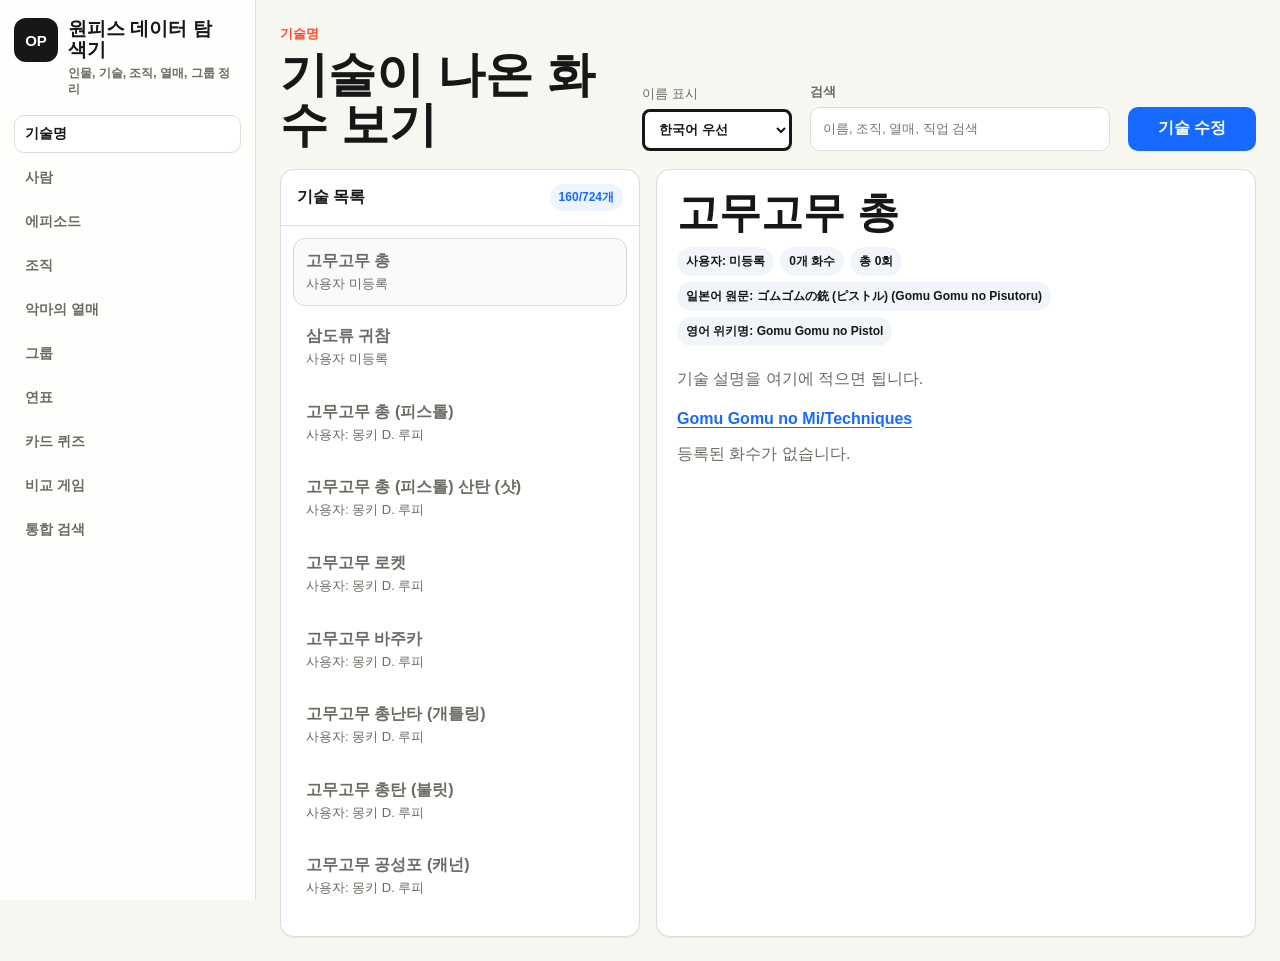
<file: index.html>
<!doctype html>
<html lang="ko">
  <head>
    <meta charset="UTF-8" />
    <meta name="viewport" content="width=device-width, initial-scale=1.0" />
    <title>원피스 데이터 탐색기</title>
    <link rel="stylesheet" href="./styles.css" />
  </head>
  <body>
    <div class="app">
      <aside class="sidebar">
        <div class="brand">
          <span class="brand-mark">OP</span>
          <div>
            <h1>원피스 데이터 탐색기</h1>
            <p>인물, 기술, 조직, 열매, 그룹 정리</p>
          </div>
        </div>

        <nav class="tabs" aria-label="카테고리">
          <button class="tab active" data-view="techniques" type="button">기술명</button>
          <button class="tab" data-view="people" type="button">사람</button>
          <button class="tab" data-view="episodes" type="button">에피소드</button>
          <button class="tab" data-view="organizations" type="button">조직</button>
          <button class="tab" data-view="devilFruits" type="button">악마의 열매</button>
          <button class="tab" data-view="groups" type="button">그룹</button>
          <button class="tab" data-view="timelines" type="button">연표</button>
          <button class="tab" data-view="quiz" type="button">카드 퀴즈</button>
          <button class="tab" data-view="compare" type="button">비교 게임</button>
          <button class="tab" data-view="search" type="button">통합 검색</button>
        </nav>
      </aside>

      <main class="main">
        <header class="toolbar">
          <div>
            <p class="eyebrow" id="viewLabel">기술명</p>
            <h2 id="viewTitle">기술이 나온 화수 보기</h2>
          </div>
          <label class="mobile-view-switcher">
            <span>카테고리</span>
            <select id="mobileViewSelect">
              <option value="techniques">기술명</option>
              <option value="people">사람</option>
              <option value="episodes">에피소드</option>
              <option value="organizations">조직</option>
              <option value="devilFruits">악마의 열매</option>
              <option value="groups">그룹</option>
              <option value="timelines">연표</option>
              <option value="quiz">카드 퀴즈</option>
              <option value="compare">비교 게임</option>
              <option value="search">통합 검색</option>
            </select>
          </label>
          <label class="name-mode-toggle">
            <span>이름 표시</span>
            <select id="nameModeSelect">
              <option value="ko">한국어 우선</option>
              <option value="ja">일본어 우선</option>
            </select>
          </label>
          <label class="search" id="searchBox">
            <span>검색</span>
            <input id="searchInput" type="search" placeholder="이름, 조직, 열매, 직업 검색" />
          </label>
          <button class="primary view-edit-button hidden" id="viewEditButton" type="button">현재 탭 수정</button>
        </header>

        <section class="workspace" id="browseWorkspace">
          <section class="list-pane" aria-label="목록">
            <div class="pane-head">
              <h3 id="listTitle">기술 목록</h3>
              <span id="countBadge">0개</span>
            </div>
            <div class="range-controls hidden" id="rangeControls">
              <button type="button" data-range="all" class="range active">전체</button>
              <button type="button" data-range="low" class="range">낮은 순</button>
              <button type="button" data-range="high" class="range">높은 순</button>
            </div>
            <label class="sort-controls hidden" id="personSortControls">
              <span>정렬</span>
              <select id="personSortSelect">
                <option value="appearance">등장순</option>
                <option value="id">고유 ID 순</option>
                <option value="name">이름순</option>
                <option value="height">키</option>
                <option value="birthday">생일</option>
                <option value="bounty">현상금</option>
                <option value="age">나이</option>
              </select>
            </label>
            <label class="sort-controls hidden" id="personBrowseControls">
              <span>둘러보기</span>
              <select id="personBrowseSelect">
                <option value="all">전체 인물</option>
                <option value="job">직업별</option>
                <option value="bloodType">혈액형별</option>
                <option value="origin">출신지별</option>
              </select>
            </label>
            <div class="stat-sort-controls hidden" id="statSortControls">
              <span id="statSortLabel">키 정렬 방향</span>
              <div class="stat-direction-controls">
                <button class="range active" type="button" data-stat-direction="asc">오름차순</button>
                <button class="range" type="button" data-stat-direction="desc">내림차순</button>
              </div>
            </div>
            <div class="item-list" id="itemList"></div>
          </section>

          <section class="detail-pane" aria-label="상세 내용">
            <div class="empty-state" id="emptyState">
              <strong>왼쪽 목록에서 항목을 선택하세요.</strong>
              <span>선택한 카테고리의 상세 내용이 여기에 표시됩니다.</span>
            </div>
            <div class="detail hidden" id="detail"></div>
          </section>
        </section>

        <section class="editor hidden" id="editorWorkspace" aria-label="현재 탭 수정 화면">
          <div class="editor-context-bar">
            <div>
              <p class="eyebrow">현재 탭에서 바로 수정</p>
              <h3 id="editorContextTitle">데이터 수정</h3>
            </div>
            <div class="editor-context-actions">
              <div class="editor-context-tools" id="editorContextTools"></div>
              <button class="sub-card" id="closeEditorButton" type="button">목록으로 돌아가기</button>
            </div>
          </div>
          <div class="editor-body" id="editorBody"></div>
        </section>
      </main>
    </div>

    <nav class="bottom-nav" aria-label="빠른 이동">
      <button class="bottom-nav-button" data-mobile-nav="people" type="button"><span>사람</span></button>
      <button class="bottom-nav-button" data-mobile-nav="episodes" type="button"><span>화수</span></button>
      <button class="bottom-nav-button" data-mobile-nav="techniques" type="button"><span>기술</span></button>
      <button class="bottom-nav-button" data-mobile-nav="search" type="button"><span>검색</span></button>
      <button class="bottom-nav-button" data-mobile-nav="quiz" type="button"><span>퀴즈</span></button>
    </nav>

    <script src="./data.js"></script>
    <script src="./app.js"></script>
  </body>
</html>
</file>
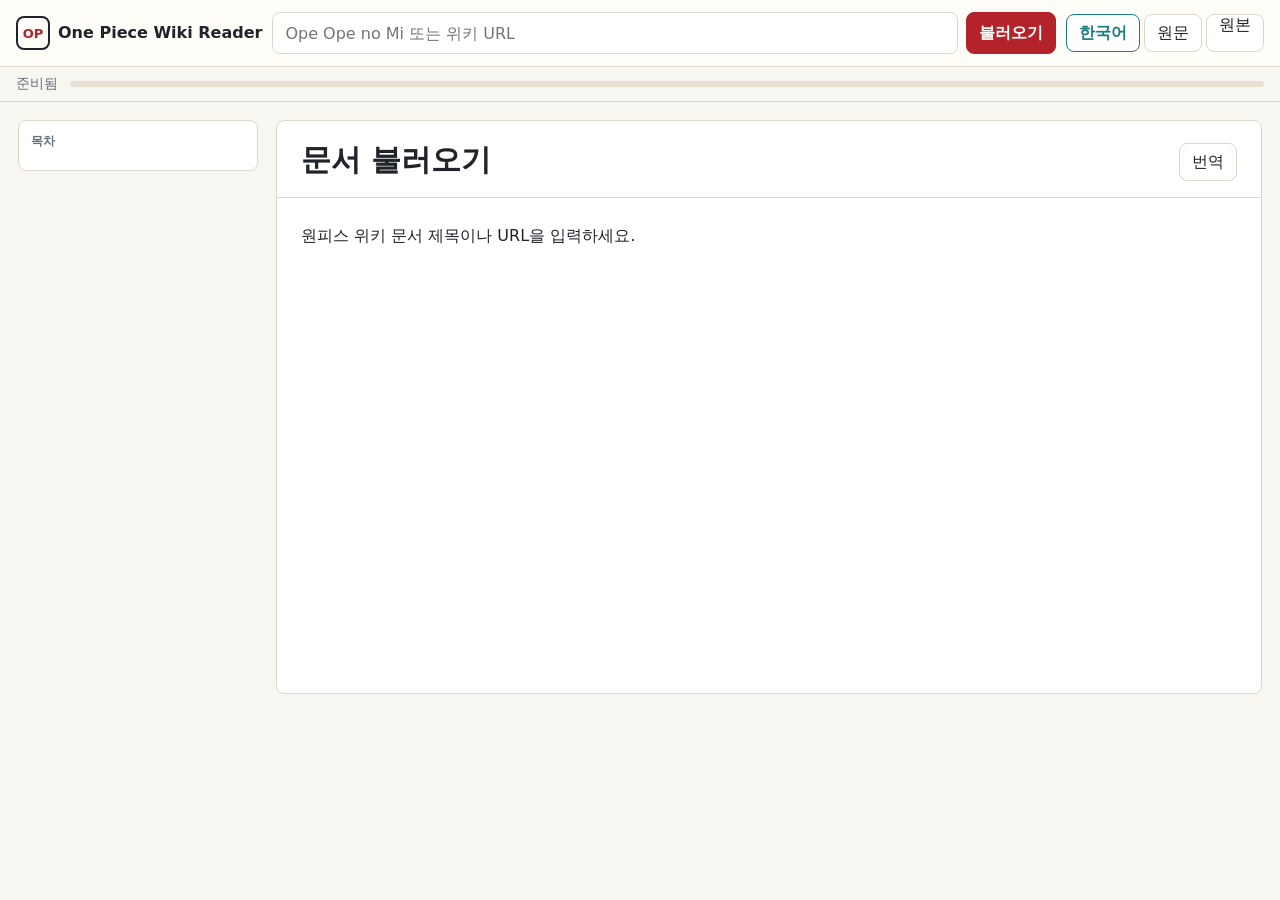
<file: wiki-reader/index.html>
<!doctype html>
<html lang="ko">
<meta charset="utf-8">
<meta name="viewport" content="width=device-width,initial-scale=1">
<title>One Piece Wiki Reader</title>
<style>
:root{--bg:#f7f6f1;--paper:#fff;--ink:#20242a;--muted:#66707a;--line:#ddd8cc;--red:#b4232a;--teal:#1a7b82;--gold:#c79a33}
*{box-sizing:border-box}body{margin:0;background:var(--bg);color:var(--ink);font-family:system-ui,-apple-system,"Segoe UI",sans-serif}button,input{font:inherit}button{cursor:pointer}
header{position:sticky;top:0;z-index:2;display:grid;grid-template-columns:max-content minmax(0,1fr) max-content;gap:10px;align-items:center;padding:12px 16px;border-bottom:1px solid var(--line);background:rgba(255,253,248,.96);backdrop-filter:blur(14px)}
.brand{font-weight:800;white-space:nowrap}.brand b{display:inline-grid;place-items:center;width:34px;height:34px;margin-right:8px;border:2px solid var(--ink);border-radius:8px;color:var(--red);font-size:13px}
form{display:grid;grid-template-columns:minmax(0,1fr) max-content;gap:8px}input{height:42px;min-width:0;padding:0 12px;border:1px solid var(--line);border-radius:8px;background:#fff;color:var(--ink)}button,.src{min-height:38px;border:1px solid var(--line);border-radius:8px;background:#fff;color:var(--ink);padding:0 12px;text-decoration:none}.go{background:var(--red);border-color:var(--red);color:#fff;font-weight:700}.seg{display:inline-flex;gap:4px;align-items:center}.seg button.on{border-color:var(--teal);color:var(--teal);font-weight:700}
.status{display:grid;grid-template-columns:max-content 1fr;gap:12px;align-items:center;padding:8px 16px;border-bottom:1px solid var(--line);color:var(--muted);font-size:14px}.bar{height:6px;border-radius:999px;background:#e8e2d6;overflow:hidden}.fill{height:100%;width:0;background:linear-gradient(90deg,var(--red),var(--gold),var(--teal));transition:width 160ms ease}
main{display:grid;grid-template-columns:240px minmax(0,1fr);gap:18px;width:min(1280px,100%);margin:0 auto;padding:18px}.toc,.article{border:1px solid var(--line);border-radius:8px;background:var(--paper)}.toc{position:sticky;top:104px;align-self:start;max-height:calc(100vh - 122px);overflow:auto;padding:12px}.toc h2{margin:0 0 8px;color:var(--muted);font-size:12px;text-transform:uppercase}.toc a{display:block;padding:7px 8px;border-radius:6px;color:var(--ink);font-size:14px;line-height:1.3;text-decoration:none}.toc a[data-l="3"]{padding-left:18px;color:var(--muted)}.toc a:hover{background:#eee8da}
.head{display:grid;grid-template-columns:minmax(0,1fr) max-content;gap:10px;padding:22px 24px 16px;border-bottom:1px solid var(--line)}h1{margin:0;font-size:30px;line-height:1.15;overflow-wrap:anywhere}.content{min-height:55vh;padding:24px;line-height:1.75;overflow-wrap:anywhere}.content h2,.content h3,.content h4{clear:both;margin:30px 0 12px;scroll-margin-top:118px}.content h2{padding-bottom:8px;border-bottom:2px solid #eee6d8}.content p,.content ul,.content ol,.content table,.content dl,.content blockquote{margin-top:0;margin-bottom:15px}.content a{color:#8f171d;text-underline-offset:3px}.content img{max-width:100%;height:auto;border-radius:6px}.content table{display:block;width:100%;overflow:auto;border-collapse:collapse;font-size:14px}.content td,.content th{border:1px solid var(--line);padding:7px 9px;vertical-align:top}.content th{background:#f1ecdf}.portable-infobox{float:right;width:min(310px,42%);margin:0 0 18px 22px;padding:12px;border:1px solid var(--line);border-radius:8px;background:#fbf7ee;font-size:14px;line-height:1.45}.pi-title,.pi-header{font-weight:800;color:#8f171d}
.deferred-gallery{clear:both;margin:16px 0;padding:12px;border:1px dashed #d7c8a8;border-radius:8px;background:#fbf7ee}.deferred-gallery img[data-deferred="1"]{min-height:88px;background:repeating-linear-gradient(135deg,#efe7d7,#efe7d7 10px,#e2d7c4 10px,#e2d7c4 20px);opacity:.62}.gallery-load{display:block;width:100%;margin:0 0 12px;padding:10px 12px;border:1px solid var(--teal);border-radius:8px;background:#fff;color:var(--teal);font-weight:800}
@media(max-width:800px){header{grid-template-columns:1fr}.brand{white-space:normal}form{grid-template-columns:1fr}.seg{flex-wrap:wrap}main{grid-template-columns:1fr;padding:12px}.toc{position:static;max-height:none}.head{grid-template-columns:1fr}.portable-infobox{float:none;width:100%;margin:0 0 16px}.status{grid-template-columns:1fr}}
</style>
<body>
<header>
<div class="brand"><b>OP</b>One Piece Wiki Reader</div>
<form id="form"><input id="query" placeholder="Ope Ope no Mi 또는 위키 URL"><button class="go">불러오기</button></form>
<div class="seg"><button id="ko" class="on" type="button">한국어</button><button id="en" type="button">원문</button><a id="src" class="src" href="#" target="_blank" rel="noreferrer">원본</a></div>
</header>
<div class="status"><span id="status">준비됨</span><div class="bar"><div id="fill" class="fill"></div></div></div>
<main>
  <aside class="toc"><h2>목차</h2><nav id="toc"></nav></aside>
  <article class="article">
    <div class="head"><h1 id="title">문서 불러오기</h1><button id="translate" type="button" disabled>번역</button></div>
    <section id="content" class="content"><p>원피스 위키 문서 제목이나 URL을 입력하세요.</p></section>
  </article>
</main>
<script>
const API = "https://onepiece.fandom.com/api.php";
const ORIGIN = "https://onepiece.fandom.com";
const TR = "https://translate.googleapis.com/translate_a/single";
const BLANK = "[data-uri]";

const TERMS = [
  [/\bOne Piece\b/gi, "원피스"],
  [/\bOpe Ope no Mi\b/gi, "오페 오페 열매"],
  [/\bOperation Fruit\b/gi, "오페 오페 열매"],
  [/\bGomu Gomu no Mi\b/gi, "고무고무 열매"],
  [/\bHito Hito no Mi\b/gi, "사람사람 열매"],
  [/\bMera Mera no Mi\b/gi, "이글이글 열매"],
  [/\bYami Yami no Mi\b/gi, "어둠어둠 열매"],
  [/\bGura Gura no Mi\b/gi, "흔들흔들 열매"],
  [/\bDevil Fruits?\b/gi, "악마의 열매"],
  [/\bParamecia\b/gi, "초인계"],
  [/\bZoan\b/gi, "동물계"],
  [/\bLogia\b/gi, "자연계"],
  [/\bArmament Haki\b/gi, "무장색 패기"],
  [/\bObservation Haki\b/gi, "견문색 패기"],
  [/\bConqueror'?s Haki\b/gi, "패왕색 패기"],
  [/\bHaki\b/gi, "패기"],
  [/\bMonkey D\. Luffy\b/gi, "몽키 D. 루피"],
  [/\bTrafalgar D\. Water Law\b/gi, "트라팔가 D. 워텔 로"],
  [/\bTrafalgar Law\b/gi, "트라팔가 로"],
  [/\bRoronoa Zoro\b/gi, "롤로노아 조로"],
  [/\bTony Tony Chopper\b/gi, "토니토니 쵸파"],
  [/\bNico Robin\b/gi, "니코 로빈"],
  [/\bPortgas D\. Ace\b/gi, "포트거스 D. 에이스"],
  [/\bBoa Hancock\b/gi, "보아 행콕"],
  [/\bDonquixote Doflamingo\b/gi, "돈키호테 도플라밍고"],
  [/\bDonquixote Pirates\b/gi, "돈키호테 해적단"],
  [/\bHeart Pirates\b/gi, "하트 해적단"],
  [/\bStraw Hat Pirates\b/gi, "밀짚모자 일당"],
  [/\bStraw Hats\b/gi, "밀짚모자 일당"],
  [/\bGrand Line\b/gi, "위대한 항로"],
  [/\bNew World\b/gi, "신세계"],
  [/\bWorld Government\b/gi, "세계정부"],
  [/\bCelestial Dragons\b/gi, "천룡인"],
  [/\bSeven Warlords of the Sea\b/gi, "왕의 부하 칠무해"],
  [/\bShichibukai\b/gi, "칠무해"],
  [/\bWorst Generation\b/gi, "최악의 세대"],
  [/\bYonko\b/gi, "사황"],
  [/\bRevolutionary Army\b/gi, "혁명군"],
  [/\bWano Country\b/gi, "와노쿠니"],
  [/\bDressrosa\b/gi, "드레스로자"],
  [/\bWhole Cake Island\b/gi, "홀케이크 아일랜드"],
  [/\bEgghead\b/gi, "에그헤드"],
  [/\bEast Blue\b/gi, "이스트 블루"],
  [/\bLaw\b/g, "로"],
  [/\bLuffy\b/g, "루피"],
  [/\bZoro\b/g, "조로"],
  [/\bNami\b/g, "나미"],
  [/\bSanji\b/g, "상디"],
  [/\bUsopp\b/g, "우솝"],
  [/\bFranky\b/g, "프랑키"],
  [/\bBrook\b/g, "브룩"],
  [/\bJinbe\b/g, "징베"],
  [/\bShanks\b/g, "샹크스"],
  [/\bKaido\b/g, "카이도"],
  [/\bSabo\b/g, "사보"],
  [/\bDoflamingo\b/g, "도플라밍고"]
];

const POST = [
  [/수술\s*수술\s*열매/g, "오페 오페 열매"],
  [/작전\s*과일/g, "오페 오페 열매"],
  [/작전\s*열매/g, "오페 오페 열매"],
  [/악마\s*과일/g, "악마의 열매"],
  [/그랜드\s*라인/g, "위대한 항로"],
  [/새로운\s*세계/g, "신세계"],
  [/세계\s*정부/g, "세계정부"],
  [/밀짚\s*모자\s*해적단/g, "밀짚모자 일당"],
  [/심장\s*해적단/g, "하트 해적단"],
  [/^그만큼\s*/g, ""],
  [/그만큼\s+(오페 오페 열매|악마의 열매|원피스)/g, "$1"],
  [/^\s+(은|는|이|가|을|를|의|에|에서|와|과|도|만)(?=[\s.,)]|$)/g, "$1"],
  [/(\S)\s+(은|는|이|가|을|를|의|에|에서|와|과|도|만)(?=[\s.,)]|$)/g, "$1$2"]
];

const $ = (selector) => document.querySelector(selector);
const ui = {
  q: $("#query"),
  form: $("#form"),
  title: $("#title"),
  content: $("#content"),
  toc: $("#toc"),
  status: $("#status"),
  fill: $("#fill"),
  tr: $("#translate"),
  ko: $("#ko"),
  en: $("#en"),
  src: $("#src")
};

let nodes = [];
let mode = "ko";
let run = 0;
let cache = new Map();
let tcache = new Map();

ui.form.onsubmit = (event) => {
  event.preventDefault();
  if (ui.q.value.trim()) load(ui.q.value.trim());
};
ui.tr.onclick = () => translateAll();
ui.ko.onclick = () => setMode("ko");
ui.en.onclick = () => setMode("en");
ui.content.onclick = (event) => {
  const galleryButton = event.target.closest("[data-gallery-load]");
  if (galleryButton) {
    revealGallery(galleryButton.closest("[data-gallery-deferred]"));
    return;
  }
  const link = event.target.closest("a[data-page]");
  if (!link) return;
  event.preventDefault();
  ui.q.value = link.dataset.page;
  load(link.dataset.page);
};

addEventListener("DOMContentLoaded", () => {
  const q = new URLSearchParams(location.search).get("q");
  if (q) {
    ui.q.value = q;
    load(q);
  }
});

async function load(input) {
  const my = ++run;
  msg("문서 불러오는 중", 10);
  ui.tr.disabled = true;
  ui.content.innerHTML = "";
  ui.toc.innerHTML = "";
  try {
    const page = await article(input);
    render(page);
    history.replaceState({}, "", `?q=${encodeURIComponent(page.title)}${location.hash || ""}`);
    msg("문서 준비 완료", 0);
    scrollHash();
    if (my === run) await translateAll();
  } catch (error) {
    ui.title.textContent = "오류";
    ui.content.innerHTML = `<p>${esc(error.message)}</p>`;
    msg("오류", 0);
  }
}

async function article(input) {
  const guess = titleOf(input);
  const key = guess.toLowerCase();
  if (cache.has(key)) return cache.get(key);

  let parsed = await parse(guess);
  if (parsed.error) {
    const found = await search(guess);
    if (!found) throw Error(`"${guess}" 문서를 찾지 못했습니다.`);
    parsed = await parse(found);
  }
  if (parsed.error) throw Error(`"${guess}" 문서를 불러오지 못했습니다.`);

  const out = {
    title: parsed.title,
    display: text(parsed.display || parsed.title),
    source: `${ORIGIN}/wiki/${encodeURIComponent(parsed.title.replaceAll(" ", "_"))}`,
    sections: parsed.sections,
    html: clean(parsed.html, parsed.title)
  };
  cache.set(key, out);
  return out;
}

function titleOf(value) {
  try {
    const url = new URL(value);
    const marker = "/wiki/";
    const index = url.pathname.indexOf(marker);
    if (index >= 0) return decodeURIComponent(url.pathname.slice(index + marker.length)).replaceAll("_", " ");
  } catch {}
  return value.replace(/^https?:\/\/onepiece\.fandom\.com\/wiki\//i, "").replace(/^\/?wiki\//i, "").replaceAll("_", " ").trim();
}

async function parse(page) {
  const qs = new URLSearchParams({
    action: "parse",
    page,
    prop: "text|sections|displaytitle",
    redirects: "1",
    format: "json",
    formatversion: "2",
    origin: "*"
  });
  const data = await json(`${API}?${qs}`);
  if (data.error) return { error: data.error };
  return {
    title: data.parse.title,
    display: data.parse.displaytitle || data.parse.title,
    html: typeof data.parse.text === "string" ? data.parse.text : data.parse.text?.["*"] || "",
    sections: (data.parse.sections || [])
      .filter((section) => section.anchor && section.line && !utility(text(section.line)))
      .map((section) => ({
        anchor: section.anchor,
        level: +section.level || 2,
        title: text(section.line)
      }))
  };
}

async function search(query) {
  const qs = new URLSearchParams({
    action: "query",
    list: "search",
    srsearch: query,
    srlimit: "1",
    format: "json",
    formatversion: "2",
    origin: "*"
  });
  const data = await json(`${API}?${qs}`);
  return data.query?.search?.[0]?.title || "";
}

async function json(url) {
  const response = await fetch(url, { cache: "force-cache" });
  if (!response.ok) throw Error(`HTTP ${response.status}`);
  return response.json();
}

function clean(raw, title = "") {
  const doc = new DOMParser().parseFromString(raw, "text/html");
  const root = doc.querySelector(".mw-parser-output") || doc.body;
  root.querySelectorAll([
    "script",
    "style",
    "noscript",
    ".mw-editsection",
    ".reference",
    ".references",
    ".reflist",
    ".toc",
    ".catlinks",
    ".printfooter",
    ".article-tabs",
    ".onlymobile",
    ".cs.vde",
    ".wds-tabs__wrapper",
    ".wds-tab__content:not(.wds-is-current)",
    ".navbox",
    ".metadata",
    ".noprint",
    ".mw-empty-elt"
  ].join(",")).forEach((node) => node.remove());

  root.querySelectorAll("table").forEach((table) => {
    const tableText = table.textContent.trim();
    if ((!tableText && !table.querySelector("img")) || /Featured Article/i.test(tableText)) table.remove();
  });

  root.querySelectorAll("h2,h3").forEach((heading) => {
    if (utility(heading.textContent)) dropSection(heading);
  });

  root.querySelectorAll("img").forEach((img) => {
    let src = img.getAttribute("data-src") || img.getAttribute("src") || "";
    if (src.startsWith("//")) src = `https:${src}`;
    if (!/^https?:/i.test(src)) {
      img.remove();
      return;
    }
    img.src = src;
    img.loading = "lazy";
    img.removeAttribute("srcset");
  });

  root.querySelectorAll("a").forEach((anchor) => {
    const href = anchor.getAttribute("href") || "";
    if (href.startsWith("/wiki/")) {
      anchor.href = "#";
      anchor.dataset.page = decodeURIComponent(href.slice(6).split("#")[0]).replaceAll("_", " ");
    } else if (href.startsWith("//")) {
      anchor.href = `https:${href}`;
      anchor.target = "_blank";
      anchor.rel = "noreferrer";
    } else if (href.startsWith("http")) {
      anchor.target = "_blank";
      anchor.rel = "noreferrer";
    } else if (!href.startsWith("#")) {
      anchor.removeAttribute("href");
    }
  });

  root.querySelectorAll("span.mw-headline").forEach((headline) => {
    if (headline.id) headline.parentElement?.setAttribute("id", headline.id);
  });

  deferGalleries(root, doc, /\/Gallery$/i.test(title));
  sanitize(root);
  return root.innerHTML;
}

function deferGalleries(root, doc, galleryPage = false) {
  const boxes = [...root.querySelectorAll(".gallery,.wikia-gallery,.mw-gallery-traditional,.mw-gallery-packed,.mw-gallery-nolines")];
  root.querySelectorAll("h2,h3").forEach((heading) => {
    if (!galleryPage && !/^gallery$/i.test(heading.textContent.trim())) return;
    const level = +heading.tagName.slice(1);
    const box = doc.createElement("div");
    box.className = "deferred-gallery";
    box.dataset.galleryDeferred = "1";
    heading.after(box);
    let node = box.nextElementSibling;
    while (node) {
      const nodeLevel = /^H[2-5]$/.test(node.tagName) ? +node.tagName.slice(1) : 0;
      if (nodeLevel && nodeLevel <= level) break;
      const next = node.nextElementSibling;
      box.appendChild(node);
      node = next;
    }
    boxes.push(box);
  });

  boxes.forEach((box) => {
    if (box.dataset.galleryReady) return;
    const imgs = [...box.querySelectorAll("img")].filter((img) => /^https?:/i.test(img.getAttribute("src") || ""));
    if (!imgs.length) return;
    box.dataset.galleryReady = "1";
    box.dataset.galleryDeferred = "1";
    box.classList.add("deferred-gallery");
    imgs.forEach((img) => {
      img.dataset.fullSrc = img.getAttribute("src");
      img.src = BLANK;
      img.dataset.deferred = "1";
      img.loading = "lazy";
      img.removeAttribute("srcset");
    });
    const button = doc.createElement("button");
    button.type = "button";
    button.className = "gallery-load";
    button.dataset.galleryLoad = "1";
    button.textContent = `갤러리 사진 보기 (${imgs.length}장)`;
    box.prepend(button);
  });
}

function revealGallery(box) {
  if (!box) return;
  box.querySelectorAll("img[data-deferred='1']").forEach((img) => {
    const src = img.dataset.fullSrc;
    if (src) img.src = src;
    img.removeAttribute("data-deferred");
  });
  box.classList.add("gallery-loaded");
  box.querySelectorAll("[data-gallery-load]").forEach((button) => button.remove());
}

function dropSection(heading) {
  const level = +heading.tagName.slice(1);
  let node = heading.nextElementSibling;
  while (node) {
    const nodeLevel = /^H[2-5]$/.test(node.tagName) ? +node.tagName.slice(1) : 0;
    if (nodeLevel && nodeLevel <= level) break;
    const next = node.nextElementSibling;
    node.remove();
    node = next;
  }
  heading.remove();
}

function sanitize(root) {
  const ok = new Set("a abbr aside b blockquote br button caption cite code dd del details div dl dt em figcaption figure h2 h3 h4 h5 hr i img li ol p small span strong sub summary sup table tbody td tfoot th thead tr u ul".split(" "));
  root.querySelectorAll("*").forEach((el) => {
    const tag = el.tagName.toLowerCase();
    if (!ok.has(tag)) {
      el.replaceWith(...el.childNodes);
      return;
    }
    [...el.attributes].forEach((attr) => {
      const name = attr.name.toLowerCase();
      if (name === "style" || name.startsWith("on")) el.removeAttribute(attr.name);
    });
    if (tag === "a") {
      const href = el.getAttribute("href") || "";
      if (href && href !== "#" && !href.startsWith("#") && !/^https?:/i.test(href)) el.removeAttribute("href");
    }
    if (tag === "img") {
      const src = el.getAttribute("src") || "";
      const deferred = el.dataset.deferred === "1" && src.startsWith("data:image/");
      if (!/^https?:/i.test(src) && !deferred) el.remove();
    }
  });
}

function render(page) {
  const title = page.display || page.title;
  ui.title.dataset.en = title;
  ui.title.dataset.ko = fixTerms(title);
  paintTitle();
  ui.src.href = page.source;
  ui.content.innerHTML = page.html;
  headings();
  toc(page.sections);
  nodes = collect(ui.content);
  ui.tr.disabled = !nodes.length;
  setMode(mode);
}

function headings() {
  ui.content.querySelectorAll("h2,h3,h4,h5").forEach((heading) => {
    if (!heading.closest(".portable-infobox") && !heading.id) heading.id = slug(heading.textContent);
  });
}

function toc(sections) {
  const by = new Map([...ui.content.querySelectorAll("h2,h3,h4,h5")]
    .filter((heading) => heading.id && !heading.closest(".portable-infobox"))
    .map((heading) => [heading.id, heading]));
  let items = sections.filter((section) => section.level <= 3 && by.has(section.anchor));
  if (!items.length) {
    items = [...by.values()].slice(0, 80).map((heading) => ({
      anchor: heading.id,
      title: heading.textContent.trim(),
      level: +heading.tagName.slice(1)
    }));
  }
  ui.toc.innerHTML = items.map((item) => `<a href="#${encodeURIComponent(item.anchor)}" data-anchor="${esc(item.anchor)}" data-l="${item.level}">${esc(item.title)}</a>`).join("") || "목차 없음";
}

function collect(root) {
  const walker = document.createTreeWalker(root, NodeFilter.SHOW_TEXT, {
    acceptNode(node) {
      const parent = node.parentElement;
      const value = node.nodeValue || "";
      if (!parent || !should(value)) return NodeFilter.FILTER_REJECT;
      if (parent.closest("script,style,code,pre,kbd,samp,.reference,.gallery-load")) return NodeFilter.FILTER_REJECT;
      return NodeFilter.FILTER_ACCEPT;
    }
  });
  const out = [];
  let node = walker.nextNode();
  while (node) {
    out.push({ node, en: node.nodeValue, ko: "" });
    node = walker.nextNode();
  }
  return out;
}

async function translateAll() {
  if (!nodes.length) return;
  const my = ++run;
  ui.tr.disabled = true;
  let done = nodes.filter((node) => node.ko).length;
  let fail = 0;
  setMode("ko");
  progress(done, nodes.length, fail);
  for (const batch of chunks(nodes.filter((node) => !node.ko), 30)) {
    if (my !== run) return;
    await Promise.all(batch.map(async (item) => {
      try {
        item.ko = await trans(item.en);
        if (mode === "ko") item.node.nodeValue = item.ko;
      } catch {
        fail += 1;
        item.ko = item.en;
      } finally {
        done += 1;
        progress(done, nodes.length, fail);
      }
    }));
  }
  syncTocLabels();
  msg(fail ? `완료, 원문 유지 ${fail}개` : "번역 완료", 100);
  ui.tr.disabled = false;
  scrollHash();
}

async function trans(value) {
  if (!should(value)) return value;
  const lead = value.match(/^\s*/)?.[0] || "";
  const trail = value.match(/\s*$/)?.[0] || "";
  const core = value.trim();
  if (tcache.has(core)) return `${lead}${tcache.get(core)}${trail}`;
  const translated = (await Promise.all(splitTerms(core).map((part) => part.ko ? part.ko : rawTrans(part.text)))).join("");
  const fixed = fixTerms(translated);
  tcache.set(core, fixed);
  if (!fixed.trim()) return "";
  const glue = /^(은|는|이|가|을|를|의|에|에서|와|과|도|만)/.test(fixed) ? "" : lead;
  return `${glue}${fixed}${trail}`;
}

async function rawTrans(value) {
  if (!value.trim()) return value;
  const qs = new URLSearchParams({ client: "gtx", sl: "en", tl: "ko", dt: "t", q: value });
  const data = await json(`${TR}?${qs}`);
  return (data?.[0] || []).map((segment) => segment?.[0] || "").join("");
}

function splitTerms(value) {
  const hits = [];
  TERMS.forEach(([re, ko]) => {
    re.lastIndex = 0;
    let match;
    while ((match = re.exec(value))) {
      hits.push({ start: match.index, end: match.index + match[0].length, ko });
      if (!match[0]) re.lastIndex += 1;
    }
  });
  hits.sort((a, b) => a.start - b.start || (b.end - b.start) - (a.end - a.start));
  const picked = [];
  let end = -1;
  for (const hit of hits) {
    if (hit.start < end) continue;
    picked.push(hit);
    end = hit.end;
  }
  const out = [];
  let index = 0;
  picked.forEach((hit) => {
    if (hit.start > index) out.push({ text: value.slice(index, hit.start) });
    out.push({ ko: hit.ko });
    index = hit.end;
  });
  if (index < value.length) out.push({ text: value.slice(index) });
  return out.length ? out : [{ text: value }];
}

function fixTerms(value) {
  let out = splitTerms(value).map((part) => part.ko || part.text).join("");
  POST.forEach(([re, to]) => {
    out = out.replace(re, to);
  });
  return out;
}

function paintTitle() {
  const en = ui.title.dataset.en || ui.title.textContent;
  ui.title.textContent = mode === "ko" ? (ui.title.dataset.ko || en) : en;
}

function setMode(nextMode) {
  mode = nextMode;
  ui.ko.classList.toggle("on", mode === "ko");
  ui.en.classList.toggle("on", mode === "en");
  paintTitle();
  nodes.forEach((item) => {
    item.node.nodeValue = mode === "ko" && item.ko ? item.ko : item.en;
  });
  syncTocLabels();
}

function syncTocLabels() {
  ui.toc.querySelectorAll("a[data-anchor]").forEach((link) => {
    const heading = document.getElementById(link.dataset.anchor);
    if (heading) link.textContent = heading.textContent.trim() || link.textContent;
  });
}

function progress(done, total, failed) {
  msg(`번역 중 ${done}/${total}${failed ? `, 원문 유지 ${failed}` : ""}`, total ? Math.round((done / total) * 100) : 0);
}

function msg(text, percent) {
  ui.status.textContent = text;
  ui.fill.style.width = `${Math.max(0, Math.min(100, percent))}%`;
}

function should(value) {
  const trimmed = value.trim();
  return trimmed.length > 1 && /[A-Za-z]/.test(trimmed) && !/^[\d\s()[\]{}.,:;'"!?+\-/\\|%]+$/.test(trimmed);
}

function chunks(items, size) {
  const out = [];
  for (let i = 0; i < items.length; i += size) out.push(items.slice(i, i + size));
  return out;
}

function scrollHash() {
  if (!location.hash) return;
  const target = document.getElementById(decodeURIComponent(location.hash.slice(1)));
  if (target) requestAnimationFrame(() => target.scrollIntoView({ block: "start" }));
}

function utility(value) {
  return /^(references|site navigation|external links|notes)$/i.test(value.trim());
}

function text(html) {
  return new DOMParser().parseFromString(`<div>${html}</div>`, "text/html").body.textContent.trim();
}

function slug(value) {
  return value.trim().replace(/\s+/g, "_").replace(/[^\p{L}\p{N}_-]/gu, "").slice(0, 80);
}

function esc(value) {
  return String(value)
    .replaceAll("&", "&amp;")
    .replaceAll("<", "&lt;")
    .replaceAll(">", "&gt;")
    .replaceAll('"', "&quot;")
    .replaceAll("'", "&#039;");
}
</script>
</body>
</html>
</file>
<file: styles.css>
:root {
  --bg: #f5f4ef;
  --panel: #ffffff;
  --ink: #1e293b;
  --muted: #64748b;
  --line: #d8dee8;
  --accent: #d9480f;
  --accent-2: #0f766e;
  --soft: #eef6f4;
  --shadow: 0 16px 40px rgba(30, 41, 59, 0.12);
}

.list-more-button {
  width: 100%;
  min-height: 40px;
  border: 1px dashed var(--accent-2);
  border-radius: 8px;
  background: #ffffff;
  color: var(--accent-2);
  font-weight: 800;
  cursor: pointer;
}

.list-more-button span,
.edit-count {
  color: var(--muted);
  font-size: 12px;
  font-weight: 700;
}

.data-summary {
  display: grid;
  grid-template-columns: repeat(auto-fit, minmax(120px, 1fr));
  gap: 8px;
  margin: 12px 0;
}

.data-summary span {
  display: grid;
  gap: 4px;
  border: 1px solid var(--line);
  border-radius: 8px;
  padding: 10px 12px;
  background: #ffffff;
  color: var(--muted);
  font-size: 12px;
}

.data-summary b {
  color: var(--ink);
  font-size: 14px;
}

* {
  box-sizing: border-box;
}

body {
  margin: 0;
  min-height: 100vh;
  color: var(--ink);
  background: linear-gradient(135deg, #f8fafc 0%, var(--bg) 100%);
  font-family: "Segoe UI", "Noto Sans KR", Arial, sans-serif;
}

button,
input,
select,
textarea {
  font: inherit;
}

.app {
  display: grid;
  grid-template-columns: 300px minmax(0, 1fr);
  min-height: 100vh;
}

.sidebar {
  padding: 28px 20px;
  background: #102033;
  color: #ffffff;
}

.brand {
  display: flex;
  gap: 14px;
  align-items: center;
  margin-bottom: 28px;
}

.brand-mark {
  display: grid;
  place-items: center;
  flex: 0 0 48px;
  height: 48px;
  border: 2px solid rgba(255, 255, 255, 0.7);
  border-radius: 8px;
  color: #ffd166;
  font-weight: 800;
}

.brand h1 {
  margin: 0 0 4px;
  font-size: 19px;
  letter-spacing: 0;
}

.brand p {
  margin: 0;
  color: #b8c4d6;
  font-size: 13px;
}

.tabs {
  display: grid;
  gap: 8px;
}

.tab {
  width: 100%;
  min-height: 44px;
  border: 1px solid rgba(255, 255, 255, 0.13);
  border-radius: 8px;
  padding: 10px 12px;
  color: #e7eef8;
  background: rgba(255, 255, 255, 0.05);
  text-align: left;
  cursor: pointer;
}

.tab:hover,
.tab.active {
  border-color: rgba(255, 209, 102, 0.75);
  background: rgba(255, 209, 102, 0.14);
  color: #ffffff;
}

.edit-tab {
  margin-top: 10px;
  border-color: rgba(15, 118, 110, 0.55);
}

.main {
  min-width: 0;
  padding: 30px;
}

.toolbar {
  display: flex;
  align-items: end;
  justify-content: space-between;
  gap: 18px;
  margin-bottom: 22px;
}

.eyebrow {
  margin: 0 0 6px;
  color: var(--accent);
  font-size: 14px;
  font-weight: 700;
}

.toolbar h2 {
  margin: 0;
  font-size: 30px;
  letter-spacing: 0;
}

.search {
  display: grid;
  gap: 6px;
  min-width: 270px;
  color: var(--muted);
  font-size: 13px;
}

.search input,
select,
textarea {
  height: 42px;
  border: 1px solid var(--line);
  border-radius: 8px;
  padding: 0 12px;
  color: var(--ink);
  background: var(--panel);
}

textarea {
  height: auto;
  min-height: 104px;
  padding: 10px 12px;
  resize: vertical;
}

.workspace {
  display: grid;
  grid-template-columns: minmax(260px, 380px) minmax(0, 1fr);
  gap: 18px;
  min-height: calc(100vh - 132px);
}

.list-pane,
.detail-pane {
  min-width: 0;
  border: 1px solid var(--line);
  border-radius: 8px;
  background: rgba(255, 255, 255, 0.86);
  box-shadow: var(--shadow);
}

.pane-head {
  display: flex;
  align-items: center;
  justify-content: space-between;
  gap: 12px;
  padding: 16px;
  border-bottom: 1px solid var(--line);
}

.pane-head h3 {
  margin: 0;
  font-size: 16px;
}

#countBadge {
  flex: 0 0 auto;
  border-radius: 999px;
  padding: 5px 9px;
  color: #0f5132;
  background: #dff3e8;
  font-size: 12px;
  font-weight: 700;
}

.range-controls {
  display: grid;
  grid-template-columns: repeat(3, 1fr);
  gap: 8px;
  padding: 12px 16px;
  border-bottom: 1px solid var(--line);
}

.sort-controls {
  display: grid;
  gap: 6px;
  padding: 12px 16px;
  border-bottom: 1px solid var(--line);
  color: var(--muted);
  font-size: 13px;
}

.range {
  min-height: 34px;
  border: 1px solid var(--line);
  border-radius: 8px;
  background: #ffffff;
  color: var(--muted);
  cursor: pointer;
}

.range.active {
  border-color: var(--accent-2);
  color: var(--accent-2);
  background: var(--soft);
  font-weight: 700;
}

.item-list {
  display: grid;
  gap: 8px;
  max-height: calc(100vh - 218px);
  overflow: auto;
  padding: 14px;
}

.item {
  display: flex;
  align-items: center;
  gap: 10px;
  width: 100%;
  border: 1px solid var(--line);
  border-radius: 8px;
  padding: 12px;
  color: var(--ink);
  background: #ffffff;
  text-align: left;
  cursor: pointer;
}

.item-copy {
  min-width: 0;
}

.item-thumb,
.result-thumb {
  flex: 0 0 44px;
  width: 44px;
  height: 44px;
  border-radius: 8px;
  object-fit: cover;
  background: #e2e8f0;
}

.item:hover,
.item.active {
  border-color: var(--accent);
  background: #fff5ef;
}

.item strong {
  display: block;
  margin-bottom: 5px;
  font-size: 15px;
}

.item span {
  display: block;
  color: var(--muted);
  font-size: 13px;
}

.detail-pane {
  padding: 22px;
}

.empty-state {
  display: grid;
  place-content: center;
  gap: 8px;
  min-height: 100%;
  color: var(--muted);
  text-align: center;
}

.empty-state strong {
  color: var(--ink);
  font-size: 20px;
}

.detail h3 {
  margin: 0 0 8px;
  font-size: 26px;
}

.person-name-alt {
  display: block;
  margin: -2px 0 12px;
  color: var(--muted);
  font-size: 13px;
  line-height: 1.4;
}

.person-detail-head {
  display: grid;
  grid-template-columns: 180px minmax(0, 1fr);
  gap: 20px;
  align-items: start;
  margin-bottom: 20px;
}

.portrait {
  width: 180px;
  aspect-ratio: 1 / 1;
  border: 1px solid var(--line);
  border-radius: 8px;
  object-fit: cover;
  background: #e2e8f0;
}

.portrait.placeholder {
  display: grid;
  place-items: center;
  color: var(--muted);
  font-weight: 700;
}

.meta {
  display: flex;
  flex-wrap: wrap;
  gap: 8px;
  margin: 0 0 20px;
}

.chip {
  border: 1px solid var(--line);
  border-radius: 999px;
  padding: 6px 10px;
  background: #ffffff;
  color: var(--muted);
  font-size: 13px;
}

.quick-chip {
  cursor: pointer;
  text-align: left;
}

.quick-chip:hover,
.quick-chip:focus-visible {
  border-color: var(--accent-2);
  color: var(--accent-2);
  background: var(--soft);
}

.quick-section {
  display: grid;
  gap: 10px;
}

.quick-section-head {
  display: flex;
  align-items: center;
  justify-content: space-between;
  gap: 10px;
}

.quick-section-head h4,
.quick-section-head strong {
  margin: 0;
}

.sub-card.mini {
  min-height: 30px;
  padding: 0 10px;
  font-size: 12px;
}

.quick-edit-slot:empty {
  display: none;
}

.quick-edit-form {
  display: grid;
  gap: 10px;
  border: 1px solid var(--line);
  border-radius: 8px;
  padding: 12px;
  background: #f8fafc;
}

.quick-edit-form .birthday-selects,
.quick-edit-form .timeline-row {
  grid-template-columns: repeat(2, minmax(0, 1fr));
}

.check-list.compact {
  grid-template-columns: repeat(3, minmax(0, 1fr));
}

.result-grid {
  display: grid;
  gap: 10px;
}

.result {
  border: 1px solid var(--line);
  border-radius: 8px;
  padding: 14px;
  background: #ffffff;
}

.result-button {
  width: 100%;
  color: inherit;
  font: inherit;
  text-align: left;
  cursor: pointer;
}

.result-button:hover {
  border-color: var(--accent-2);
  background: var(--soft);
}

.compact-results {
  margin-top: 10px;
}

.person-result {
  display: flex;
  align-items: center;
  gap: 12px;
}

.result strong {
  display: block;
  margin-bottom: 4px;
}

.result .person-name-alt {
  margin: -2px 0 4px;
}

.result span {
  color: var(--muted);
}

.muted {
  color: var(--muted);
}

.note {
  margin: 0 0 18px;
  color: var(--muted);
  line-height: 1.6;
}

.info-block {
  margin: 0 0 14px;
}

.info-block strong {
  display: block;
  margin-bottom: 5px;
  font-size: 14px;
}

.info-block p {
  margin: 0;
  color: var(--muted);
  line-height: 1.6;
}

.wiki-reference-link {
  color: var(--accent-2);
  font-weight: 800;
  text-decoration: underline;
  text-underline-offset: 3px;
}

.wiki-reference.unresolved strong {
  color: var(--accent);
}

.sub-selector {
  display: flex;
  flex-wrap: wrap;
  gap: 8px;
  margin: 0 0 18px;
}

.sub-card {
  min-height: 38px;
  border: 1px solid var(--line);
  border-radius: 8px;
  padding: 0 12px;
  color: var(--ink);
  background: #ffffff;
  cursor: pointer;
}

.sub-card:hover,
.sub-card.active {
  border-color: var(--accent-2);
  color: var(--accent-2);
  background: var(--soft);
  font-weight: 700;
}

.nested-detail {
  border-top: 1px solid var(--line);
  margin-top: 18px;
  padding-top: 18px;
}

.nested-detail h4 {
  margin: 0 0 8px;
  font-size: 20px;
}

.fruit-group-selector .sub-card span {
  color: var(--muted);
  font-size: 12px;
}

.fruit-family-stack {
  display: grid;
  gap: 12px;
}

.fruit-group {
  border-top: 1px solid var(--line);
  padding-top: 14px;
}

.fruit-group-head,
.fruit-family-title {
  display: flex;
  align-items: baseline;
  justify-content: space-between;
  gap: 12px;
  margin-bottom: 8px;
}

.fruit-group-head strong {
  font-size: 18px;
}

.fruit-group-head span,
.fruit-family-title span,
.fruit-model-card span {
  color: var(--muted);
  font-size: 12px;
}

.fruit-model-selector {
  margin-bottom: 0;
}

.fruit-model-card {
  height: auto;
  min-height: 44px;
  display: inline-grid;
  align-content: center;
  gap: 2px;
  text-align: left;
  padding: 8px 12px;
}

.fruit-model-card strong {
  font-size: 13px;
}

.episode-columns {
  display: grid;
  grid-template-columns: repeat(2, minmax(0, 1fr));
  gap: 14px;
}

.episode-columns h5 {
  margin: 0 0 10px;
  font-size: 16px;
}

.simple-list {
  display: flex;
  flex-wrap: wrap;
  gap: 8px;
}

.episode-technique-list {
  display: grid;
  gap: 8px;
}

.episode-technique-item {
  display: grid;
  grid-template-columns: auto minmax(0, 1fr);
  gap: 8px;
  align-items: start;
  min-width: 0;
}

.episode-technique-pair {
  display: flex;
  flex-wrap: nowrap;
  gap: 6px;
  align-items: center;
  min-width: 0;
}

.episode-technique-users {
  display: flex;
  flex-wrap: wrap;
  gap: 6px;
  align-items: center;
  min-width: 0;
}

.episode-technique-pair .episode-technique-users {
  flex: 0 1 auto;
  flex-wrap: nowrap;
  overflow: hidden;
}

.episode-technique-pair .name-link {
  min-width: 0;
}

.episode-technique-pair .technique-name-link {
  flex: 1 1 auto;
  overflow: hidden;
  text-overflow: ellipsis;
  white-space: nowrap;
}

.episode-technique-plus {
  color: var(--muted);
  font-weight: 900;
}

.episode-technique-order,
.episode-technique-row-number {
  width: 28px;
  height: 28px;
  display: inline-grid;
  place-items: center;
  border-radius: 999px;
  color: #ffffff;
  background: var(--ink);
  font-size: 12px;
  font-weight: 800;
}

.episode-technique-slash {
  color: var(--muted);
  font-weight: 800;
}

.technique-name-link {
  width: fit-content;
  max-width: 100%;
}

.episode-technique-editor {
  gap: 10px;
}

.episode-technique-rows {
  display: grid;
  gap: 8px;
}

.episode-technique-row {
  display: grid;
  grid-template-columns: auto minmax(130px, 0.9fr) minmax(180px, 1.2fr) minmax(180px, 1fr) auto;
  gap: 8px;
  align-items: end;
  padding: 10px;
  border: 1px solid var(--line);
  border-radius: 8px;
  background: #ffffff;
}

.episode-technique-row label {
  margin: 0;
}

.episode-technique-pick {
  display: grid;
  gap: 6px;
  min-width: 0;
}

.episode-technique-new {
  display: grid;
  grid-template-columns: minmax(0, 1fr) auto;
  gap: 6px;
}

.episode-technique-new input {
  min-width: 0;
}

.episode-technique-status {
  min-height: 16px;
  color: var(--muted);
  font-size: 12px;
  font-weight: 800;
}

.episode-technique-status[data-status-type="ok"] {
  color: #15803d;
}

.episode-technique-status[data-status-type="warn"] {
  color: var(--accent);
}

.episode-technique-participants {
  display: grid;
  gap: 6px;
}

.episode-technique-participants > span {
  color: var(--muted);
  font-size: 13px;
  font-weight: 800;
}

.compact-participants {
  gap: 5px;
  min-height: 36px;
}

.selected-person-chip.locked {
  cursor: default;
  border-style: solid;
  color: var(--ink);
  background: #f8fafc;
}

.episode-technique-partner-tools {
  display: grid;
  grid-template-columns: minmax(0, 1fr) auto;
  gap: 6px;
}

.episode-technique-open {
  width: 100%;
  min-height: 48px;
  margin-top: 10px;
  border: 2px solid var(--ink);
  border-radius: 8px;
  color: var(--ink);
  background: #ffffff;
  font-weight: 900;
  cursor: pointer;
  box-shadow: 3px 3px 0 var(--ink);
}

.episode-technique-open:hover {
  color: #ffffff;
  background: var(--accent-2);
}

.episode-technique-quick-form {
  display: grid;
  gap: 10px;
  margin-top: 12px;
}

.episode-technique-add,
.episode-technique-remove {
  min-height: 40px;
  border: 1px solid var(--line);
  border-radius: 8px;
  padding: 0 12px;
  color: var(--ink);
  background: #ffffff;
  font-weight: 800;
  cursor: pointer;
}

.episode-technique-add.small {
  min-height: 36px;
  padding: 0 10px;
}

.episode-technique-add:hover,
.episode-technique-remove:hover {
  border-color: var(--accent-2);
  color: var(--accent-2);
  background: var(--soft);
}

.name-link,
.episode-link {
  cursor: pointer;
  text-align: left;
}

.name-link {
  min-height: 36px;
  border: 1px solid var(--line);
  border-radius: 8px;
  padding: 0 12px;
  color: var(--ink);
  background: #ffffff;
  display: inline-flex;
  align-items: center;
  gap: 6px;
}

.name-link:hover,
.episode-link:hover {
  border-color: var(--accent-2);
  color: var(--accent-2);
  background: var(--soft);
}

.episode-chip-grid {
  display: flex;
  flex-wrap: wrap;
  gap: 4px;
  align-items: center;
}

.episode-number-chip {
  min-width: 24px;
  min-height: 24px;
  border: 1px solid var(--line);
  border-radius: 6px;
  padding: 0 5px;
  color: var(--ink);
  background: #ffffff;
  font-size: 12px;
  line-height: 1;
  cursor: pointer;
  display: inline-flex;
  align-items: center;
  gap: 4px;
}

.mini-chip {
  border: 1px solid var(--line);
  border-radius: 999px;
  padding: 2px 5px;
  background: var(--soft);
  color: var(--muted);
  font-size: 10px;
  line-height: 1;
  white-space: nowrap;
}

.episode-number-chip:hover {
  border-color: var(--accent-2);
  color: var(--accent-2);
  background: var(--soft);
}

.timeline-block {
  border-top: 1px solid var(--line);
  border-bottom: 1px solid var(--line);
  margin: 18px 0;
  padding: 18px 0;
}

.timeline-block h4 {
  margin: 0 0 14px;
  font-size: 20px;
}

.timeline-list {
  display: grid;
  gap: 12px;
}

.timeline-item {
  display: grid;
  grid-template-columns: 92px minmax(0, 1fr);
  gap: 12px;
  position: relative;
  border: 1px solid var(--line);
  border-radius: 8px;
  padding: 12px;
  background: #ffffff;
}

.timeline-item strong {
  color: var(--accent);
}

.timeline-item b {
  display: block;
  margin-bottom: 4px;
}

.timeline-item p {
  margin: 0;
  color: var(--muted);
  line-height: 1.5;
}

.quiz-card {
  display: grid;
  place-items: center;
  gap: 12px;
  min-height: 260px;
  margin: 0 0 14px;
  border: 2px solid var(--accent-2);
  border-radius: 8px;
  padding: 24px;
  background: #ffffff;
  text-align: center;
  cursor: pointer;
}

.quiz-card.flipped {
  border-color: var(--accent);
  background: #fff5ef;
}

.quiz-card span {
  color: var(--muted);
  font-weight: 700;
}

.quiz-card strong {
  font-size: 28px;
  line-height: 1.35;
}

.editor {
  border: 1px solid var(--line);
  border-radius: 8px;
  background: rgba(255, 255, 255, 0.9);
  box-shadow: var(--shadow);
  overflow: hidden;
}

.view-edit-button {
  flex: 0 0 auto;
  min-width: 128px;
  padding: 0 16px;
}

.editor-context-bar {
  display: flex;
  align-items: center;
  justify-content: space-between;
  gap: 16px;
  padding: 14px 16px;
  border-bottom: 1px solid var(--line);
  background: #ffffff;
}

.editor-context-bar .eyebrow {
  margin-bottom: 4px;
}

.editor-context-bar h3 {
  margin: 0;
  font-size: 20px;
}

.editor-context-actions,
.editor-context-tools {
  display: flex;
  align-items: center;
  flex-wrap: wrap;
  gap: 8px;
}

.editor-nav {
  display: flex;
  flex-wrap: wrap;
  gap: 8px;
  padding: 14px;
  border-bottom: 1px solid var(--line);
  background: #f8fafc;
}

.editor-mode {
  min-height: 38px;
  border: 1px solid var(--line);
  border-radius: 8px;
  padding: 0 12px;
  color: var(--muted);
  background: #ffffff;
  cursor: pointer;
}

.editor-mode.active {
  border-color: var(--accent-2);
  color: var(--accent-2);
  background: var(--soft);
  font-weight: 700;
}

.editor-body {
  padding: 18px;
}

.editor-layout {
  display: grid;
  grid-template-columns: minmax(240px, 320px) minmax(0, 1fr);
  gap: 18px;
}

.edit-list {
  display: grid;
  align-content: start;
  gap: 8px;
  max-height: calc(100vh - 176px);
  overflow: auto;
}

.edit-tools {
  position: sticky;
  top: 0;
  z-index: 1;
  display: grid;
  gap: 8px;
  padding-bottom: 8px;
  background: rgba(255, 255, 255, 0.96);
}

.edit-result-list {
  display: grid;
  gap: 8px;
}

.edit-pick {
  border: 1px solid var(--line);
  border-radius: 8px;
  padding: 12px;
  background: #ffffff;
  text-align: left;
  cursor: pointer;
}

.edit-pick strong,
.edit-pick span {
  display: block;
}

.edit-pick span {
  margin-top: 4px;
  color: var(--muted);
  font-size: 13px;
}

.edit-form,
.data-manager {
  border: 1px solid var(--line);
  border-radius: 8px;
  padding: 18px;
  background: #ffffff;
}

.stacked-editor {
  display: grid;
  gap: 18px;
}

.form-head {
  display: flex;
  align-items: center;
  justify-content: space-between;
  gap: 12px;
  margin-bottom: 12px;
}

.form-head h3,
.data-manager h3 {
  margin: 0;
}

form {
  display: grid;
  gap: 12px;
}

form label {
  display: grid;
  gap: 6px;
  color: var(--muted);
  font-size: 13px;
}

form input,
form select {
  width: 100%;
}

.birthday-selects {
  display: grid;
  grid-template-columns: repeat(2, minmax(0, 1fr));
  gap: 8px;
  color: var(--muted);
  font-size: 13px;
}

.birthday-selects > span {
  grid-column: 1 / -1;
  font-weight: 700;
}

.check-list {
  display: grid;
  gap: 8px;
  border: 1px solid var(--line);
  border-radius: 8px;
  padding: 12px;
}

.check-list legend {
  color: var(--muted);
  font-size: 13px;
  padding: 0 5px;
}

.check-list label {
  display: flex;
  align-items: center;
  gap: 8px;
  color: var(--ink);
}

.check-list input {
  width: auto;
}

.inline-check {
  display: flex;
  align-items: center;
  gap: 8px;
  color: var(--ink);
}

.inline-check input {
  width: auto;
}

.timeline-editor {
  display: grid;
  gap: 10px;
  border: 1px solid var(--line);
  border-radius: 8px;
  padding: 12px;
}

.timeline-editor legend {
  color: var(--muted);
  font-size: 13px;
  padding: 0 5px;
}

.timeline-row {
  display: grid;
  grid-template-columns: 140px minmax(0, 1fr);
  gap: 8px;
}

.bwh-row {
  grid-template-columns: 120px repeat(3, minmax(70px, 1fr));
}

.form-actions,
.data-actions {
  display: flex;
  flex-wrap: wrap;
  gap: 8px;
  align-items: center;
}

.primary,
.danger,
.file-button {
  min-height: 40px;
  border: 1px solid transparent;
  border-radius: 8px;
  padding: 0 14px;
  font-weight: 700;
  cursor: pointer;
}

.primary {
  color: #ffffff;
  background: var(--accent-2);
}

.danger {
  color: #ffffff;
  background: #b42318;
}

.full {
  width: 100%;
}

.file-button {
  display: inline-grid;
  place-items: center;
  color: var(--accent-2);
  border-color: var(--accent-2);
  background: #ffffff;
}

.file-button input {
  display: none;
}

#jsonPreview {
  width: 100%;
  margin-top: 14px;
  font-family: Consolas, "Courier New", monospace;
  font-size: 13px;
}

.hidden {
  display: none;
}

@media (max-width: 860px) {
  .app {
    grid-template-columns: 1fr;
  }

  .sidebar {
    padding: 18px;
  }

  .tabs {
    grid-template-columns: repeat(2, minmax(0, 1fr));
  }

  .main {
    padding: 20px;
  }

  .toolbar,
  .workspace,
  .editor-layout,
  .person-detail-head,
  .episode-columns,
  .timeline-row,
  .bwh-row,
  .timeline-item {
    grid-template-columns: 1fr;
  }

  .toolbar {
    display: grid;
  }

  .search {
    min-width: 0;
  }

  .item-list {
    max-height: 360px;
  }

  .portrait {
    width: min(220px, 100%);
  }
}

/* Modern mid-century theme */
:root {
  --bg: #f6f0df;
  --panel: #fffaf0;
  --ink: #171717;
  --muted: #5d5a50;
  --line: #171717;
  --accent: #f0442f;
  --accent-2: #0067c7;
  --yellow: #f7c744;
  --green: #009b72;
  --soft: #fff3bc;
  --shadow: 8px 8px 0 #171717;
}

body {
  color: var(--ink);
  background:
    linear-gradient(90deg, rgba(0, 103, 199, 0.08) 1px, transparent 1px),
    linear-gradient(0deg, rgba(0, 103, 199, 0.08) 1px, transparent 1px),
    var(--bg);
  background-size: 48px 48px;
  font-family: "Noto Sans KR", "Segoe UI", Arial, sans-serif;
}

button,
input,
select,
textarea {
  letter-spacing: 0;
}

.app {
  grid-template-columns: 292px minmax(0, 1fr);
}

.sidebar {
  position: sticky;
  top: 0;
  height: 100vh;
  overflow: auto;
  border-right: 3px solid var(--ink);
  padding: 28px 18px;
  color: var(--ink);
  background: var(--yellow);
}

.brand {
  align-items: start;
  gap: 12px;
  margin-bottom: 26px;
}

.brand-mark {
  flex-basis: 56px;
  height: 56px;
  border: 3px solid var(--ink);
  border-radius: 50%;
  color: var(--panel);
  background: var(--accent);
  box-shadow: 5px 5px 0 var(--ink);
  font-size: 18px;
}

.brand h1 {
  max-width: 190px;
  color: var(--ink);
  font-size: 26px;
  line-height: 1.05;
  font-weight: 900;
}

.brand p {
  margin-top: 8px;
  color: #433f36;
  font-size: 14px;
  font-weight: 700;
  line-height: 1.35;
}

.tabs {
  gap: 10px;
}

.tab,
.editor-mode,
.range,
.sub-card,
.name-link,
.episode-number-chip,
.edit-pick,
.primary,
.danger,
.file-button {
  border: 2px solid var(--ink);
  border-radius: 8px;
  box-shadow: 3px 3px 0 var(--ink);
  transition: transform 140ms ease, box-shadow 140ms ease, background 140ms ease;
}

.tab {
  min-height: 48px;
  padding: 10px 13px;
  color: var(--ink);
  background: var(--panel);
  font-size: 16px;
  font-weight: 900;
}

.tab:hover,
.tab.active {
  color: var(--panel);
  border-color: var(--ink);
  background: var(--accent-2);
}

.tab:active,
.editor-mode:active,
.range:active,
.sub-card:active,
.name-link:active,
.episode-number-chip:active,
.edit-pick:active,
.primary:active,
.danger:active,
.file-button:active {
  transform: translate(2px, 2px);
  box-shadow: 1px 1px 0 var(--ink);
}

.edit-tab {
  margin-top: 16px;
  background: var(--green);
  color: #ffffff;
}

.main {
  padding: 34px;
}

.toolbar {
  align-items: end;
  gap: 24px;
  margin-bottom: 26px;
}

.eyebrow {
  display: inline-block;
  margin-bottom: 9px;
  border: 2px solid var(--ink);
  border-radius: 999px;
  padding: 6px 12px;
  color: var(--ink);
  background: var(--green);
  font-size: 15px;
  font-weight: 900;
}

.toolbar h2 {
  max-width: 900px;
  font-size: 46px;
  line-height: 1.03;
  font-weight: 950;
}

.search {
  min-width: 330px;
  color: var(--ink);
  font-size: 15px;
  font-weight: 900;
}

.search input,
select,
textarea,
form input,
form select {
  border: 2px solid var(--ink);
  border-radius: 8px;
  color: var(--ink);
  background: #ffffff;
  font-weight: 800;
  box-shadow: 3px 3px 0 rgba(23, 23, 23, 0.18);
}

.search input,
select,
form input,
form select {
  height: 48px;
}

textarea {
  min-height: 120px;
}

.workspace {
  grid-template-columns: minmax(280px, 410px) minmax(0, 1fr);
  gap: 22px;
}

.list-pane,
.detail-pane,
.editor,
.edit-form,
.data-manager {
  border: 3px solid var(--ink);
  border-radius: 8px;
  background: var(--panel);
  box-shadow: var(--shadow);
}

.pane-head {
  padding: 18px;
  border-bottom: 3px solid var(--ink);
  background: #ffffff;
}

.pane-head h3 {
  font-size: 22px;
  font-weight: 950;
}

#countBadge {
  border: 2px solid var(--ink);
  border-radius: 999px;
  padding: 7px 11px;
  color: var(--ink);
  background: var(--yellow);
  font-size: 13px;
}

.range-controls,
.sort-controls {
  border-bottom: 3px solid var(--ink);
  background: #fff3bc;
}

.range {
  color: var(--ink);
  background: #ffffff;
  font-weight: 900;
}

.range.active {
  color: #ffffff;
  border-color: var(--ink);
  background: var(--accent);
}

.item-list {
  gap: 10px;
  padding: 16px;
}

.item {
  border: 2px solid var(--ink);
  border-radius: 8px;
  padding: 14px;
  background: #ffffff;
  box-shadow: 4px 4px 0 rgba(23, 23, 23, 0.14);
  transition: transform 140ms ease, box-shadow 140ms ease, background 140ms ease;
}

.item:hover,
.item.active {
  border-color: var(--ink);
  background: var(--soft);
  box-shadow: 5px 5px 0 var(--ink);
}

.item strong {
  margin-bottom: 6px;
  font-size: 18px;
  line-height: 1.2;
  font-weight: 950;
}

.item span {
  color: var(--muted);
  font-size: 14px;
  font-weight: 800;
  line-height: 1.35;
}

.detail-pane {
  padding: 26px;
}

.empty-state strong {
  font-size: 28px;
  font-weight: 950;
}

.detail h3 {
  margin-bottom: 14px;
  font-size: 42px;
  line-height: 1.05;
  font-weight: 950;
}

.person-detail-head {
  grid-template-columns: 210px minmax(0, 1fr);
  gap: 24px;
}

.portrait,
.item-thumb,
.result-thumb {
  border: 3px solid var(--ink);
  border-radius: 8px;
  background: var(--yellow);
  box-shadow: 5px 5px 0 var(--ink);
}

.portrait {
  width: 210px;
}

.meta {
  gap: 8px;
}

.chip {
  border: 2px solid var(--ink);
  border-radius: 999px;
  padding: 7px 10px;
  color: var(--ink);
  background: #ffffff;
  font-size: 13px;
  font-weight: 900;
}

.info-block,
.result,
.timeline-item,
.quiz-card,
.check-list,
.timeline-editor {
  border: 2px solid var(--ink);
  border-radius: 8px;
  background: #ffffff;
  box-shadow: 4px 4px 0 rgba(23, 23, 23, 0.16);
}

.info-block strong,
.result strong,
.timeline-item b {
  font-size: 18px;
  font-weight: 950;
}

.info-block p,
.result span,
.timeline-item p {
  color: var(--muted);
  font-size: 15px;
  font-weight: 700;
}

.result-grid {
  gap: 12px;
}

.sub-selector {
  gap: 10px;
}

.sub-card,
.name-link,
.episode-number-chip {
  color: var(--ink);
  background: var(--yellow);
  font-weight: 950;
}

.sub-card.active,
.name-link:hover,
.episode-number-chip:hover {
  color: #ffffff;
  background: var(--accent-2);
}

.quiz-card {
  min-height: 300px;
  border-width: 3px;
  background: var(--yellow);
}

.quiz-card.flipped {
  background: var(--green);
}

.quiz-card span {
  color: var(--ink);
  font-size: 17px;
}

.quiz-card strong {
  max-width: 760px;
  font-size: 38px;
}

.editor-nav {
  border-bottom: 3px solid var(--ink);
  background: var(--yellow);
}

.editor-mode {
  color: var(--ink);
  background: #ffffff;
  font-weight: 950;
}

.editor-mode.active {
  color: #ffffff;
  border-color: var(--ink);
  background: var(--accent-2);
}

.editor-body {
  padding: 22px;
}

.editor-layout {
  grid-template-columns: minmax(260px, 350px) minmax(0, 1fr);
  gap: 22px;
}

.edit-tools {
  border-bottom: 2px solid var(--ink);
  background: var(--panel);
}

.edit-pick {
  background: #ffffff;
}

.edit-pick:hover,
.edit-pick:focus-visible {
  background: var(--soft);
}

form label,
.sort-controls,
.birthday-selects,
.timeline-editor legend,
.check-list legend {
  color: var(--ink);
  font-weight: 900;
}

.primary {
  min-height: 46px;
  color: #ffffff;
  background: var(--accent-2);
}

.danger {
  min-height: 46px;
  color: #ffffff;
  background: var(--accent);
}

.file-button {
  min-height: 46px;
  color: var(--ink);
  background: var(--yellow);
}

button:focus-visible,
input:focus-visible,
select:focus-visible,
textarea:focus-visible {
  outline: 4px solid var(--accent);
  outline-offset: 3px;
}

.hidden {
  display: none !important;
}

@media (max-width: 860px) {
  .app {
    grid-template-columns: 1fr;
  }

  .sidebar {
    position: static;
    height: auto;
    border-right: 0;
    border-bottom: 3px solid var(--ink);
  }

  .brand h1 {
    max-width: none;
    font-size: 24px;
  }

  .tabs {
    grid-template-columns: repeat(2, minmax(0, 1fr));
  }

  .main {
    padding: 20px;
  }

  .toolbar,
  .workspace,
  .editor-layout,
  .person-detail-head,
  .episode-columns,
  .episode-technique-row,
  .timeline-row,
  .bwh-row,
  .timeline-item {
    display: grid;
    grid-template-columns: 1fr;
  }

  .episode-technique-order,
  .episode-technique-row-number {
    width: 24px;
    height: 24px;
  }

  .toolbar {
    align-items: stretch;
  }

  .toolbar h2 {
    font-size: 34px;
  }

  .search {
    min-width: 0;
  }

  .list-pane,
  .detail-pane,
  .editor {
    box-shadow: 5px 5px 0 var(--ink);
  }

  .list-pane,
  .detail-pane {
    min-width: 0;
  }

  .portrait {
    width: min(240px, 100%);
  }

  .birthday-selects {
    grid-template-columns: 1fr;
  }

  .quick-edit-form .birthday-selects,
  .quick-edit-form .timeline-row,
  .check-list.compact {
    grid-template-columns: 1fr;
  }
}

/* Lean mobile-first minimal theme */
:root {
  --bg: #f7f7f2;
  --panel: #ffffff;
  --ink: #171717;
  --muted: #6b6b63;
  --line: #deded4;
  --accent: #ff4d2e;
  --accent-2: #1769ff;
  --yellow: #ffd84d;
  --green: #00a878;
  --soft: #f1f5f9;
  --shadow: 0 1px 2px rgba(23, 23, 23, 0.06);
}

html {
  background: var(--bg);
}

body {
  color: var(--ink);
  background: var(--bg);
  font-family: "Segoe UI", "Noto Sans KR", Arial, sans-serif;
  -webkit-font-smoothing: antialiased;
  text-rendering: optimizeLegibility;
}

.app {
  grid-template-columns: 256px minmax(0, 1fr);
}

.sidebar {
  border-right: 1px solid var(--line);
  padding: 18px 14px;
  color: var(--ink);
  background: rgba(255, 255, 255, 0.82);
  box-shadow: none;
}

.brand {
  gap: 10px;
  margin-bottom: 18px;
}

.brand-mark {
  flex-basis: 44px;
  height: 44px;
  border: 0;
  border-radius: 12px;
  color: #ffffff;
  background: var(--ink);
  box-shadow: none;
  font-size: 15px;
}

.brand h1 {
  max-width: 160px;
  margin: 0 0 4px;
  font-size: 19px;
  line-height: 1.12;
  font-weight: 800;
}

.brand p {
  margin: 0;
  color: var(--muted);
  font-size: 12px;
  font-weight: 600;
}

.tabs {
  gap: 6px;
}

.tab,
.editor-mode,
.range,
.sub-card,
.name-link,
.episode-number-chip,
.edit-pick,
.primary,
.danger,
.file-button {
  border: 1px solid transparent;
  border-radius: 10px;
  box-shadow: none;
  transition: background 120ms ease, color 120ms ease, border-color 120ms ease;
}

.tab {
  min-height: 38px;
  padding: 8px 10px;
  color: var(--muted);
  background: transparent;
  font-size: 14px;
  font-weight: 700;
}

.tab:hover,
.tab.active {
  color: var(--ink);
  border-color: var(--line);
  background: #ffffff;
}

.tab:active,
.editor-mode:active,
.range:active,
.sub-card:active,
.name-link:active,
.episode-number-chip:active,
.edit-pick:active,
.primary:active,
.danger:active,
.file-button:active {
  transform: none;
  box-shadow: none;
}

.edit-tab {
  margin-top: 8px;
  color: #ffffff;
  background: var(--accent-2);
}

.edit-tab:hover,
.edit-tab.active {
  color: #ffffff;
  background: #0f54d8;
}

.main {
  padding: 24px;
}

.toolbar {
  align-items: end;
  gap: 18px;
  margin-bottom: 18px;
}

.eyebrow {
  margin: 0 0 7px;
  border: 0;
  border-radius: 0;
  padding: 0;
  color: var(--accent);
  background: transparent;
  font-size: 13px;
  font-weight: 800;
}

.toolbar h2 {
  max-width: 760px;
  font-size: clamp(30px, 5vw, 48px);
  line-height: 1.05;
  font-weight: 850;
}

.search {
  min-width: 300px;
  color: var(--muted);
  font-size: 13px;
  font-weight: 700;
}

.search input,
select,
textarea,
form input,
form select {
  border: 1px solid var(--line);
  border-radius: 10px;
  color: var(--ink);
  background: #ffffff;
  font-weight: 500;
  box-shadow: none;
}

.search input,
select,
form input,
form select {
  height: 44px;
}

textarea {
  min-height: 112px;
}

.workspace {
  grid-template-columns: minmax(260px, 360px) minmax(0, 1fr);
  gap: 16px;
}

.list-pane,
.detail-pane,
.editor,
.edit-form,
.data-manager {
  border: 1px solid var(--line);
  border-radius: 14px;
  background: var(--panel);
  box-shadow: var(--shadow);
}

.pane-head {
  padding: 14px 16px;
  border-bottom: 1px solid var(--line);
  background: transparent;
}

.pane-head h3 {
  font-size: 16px;
  font-weight: 800;
}

#countBadge {
  border: 0;
  border-radius: 999px;
  padding: 5px 9px;
  color: var(--accent-2);
  background: #eef4ff;
  font-size: 12px;
  font-weight: 800;
}

.range-controls,
.sort-controls {
  border-bottom: 1px solid var(--line);
  background: #ffffff;
}

.sort-controls {
  font-weight: 700;
}

.range {
  color: var(--muted);
  background: #f8fafc;
  font-weight: 700;
}

.range.active {
  color: #ffffff;
  border-color: var(--accent-2);
  background: var(--accent-2);
}

.item-list {
  gap: 8px;
  padding: 12px;
}

.item {
  border: 1px solid transparent;
  border-radius: 12px;
  padding: 12px;
  background: #ffffff;
  box-shadow: none;
  content-visibility: auto;
  contain-intrinsic-size: 72px;
}

.item:hover,
.item.active {
  border-color: #d5d9e0;
  background: #f8fafc;
  box-shadow: none;
}

.item strong {
  margin-bottom: 4px;
  font-size: 16px;
  line-height: 1.25;
  font-weight: 800;
}

.item span {
  color: var(--muted);
  font-size: 13px;
  font-weight: 500;
  line-height: 1.35;
}

.detail-pane {
  padding: 20px;
}

.empty-state strong {
  font-size: 22px;
  font-weight: 800;
}

.detail h3 {
  margin-bottom: 12px;
  font-size: clamp(28px, 5vw, 42px);
  line-height: 1.08;
  font-weight: 850;
}

.person-detail-head {
  grid-template-columns: 168px minmax(0, 1fr);
  gap: 18px;
}

.portrait,
.item-thumb,
.result-thumb {
  border: 1px solid var(--line);
  border-radius: 12px;
  background: #f1f5f9;
  box-shadow: none;
}

.portrait {
  width: 168px;
}

.meta {
  gap: 6px;
}

.chip {
  border: 0;
  border-radius: 999px;
  padding: 6px 9px;
  color: var(--ink);
  background: #f1f5f9;
  font-size: 12px;
  font-weight: 700;
}

.info-block,
.result,
.timeline-item,
.quiz-card,
.check-list,
.timeline-editor {
  border: 1px solid var(--line);
  border-radius: 12px;
  background: #ffffff;
  box-shadow: none;
}

.info-block,
.result,
.timeline-item,
.edit-pick {
  content-visibility: auto;
  contain-intrinsic-size: 72px;
}

.info-block strong,
.result strong,
.timeline-item b {
  font-size: 16px;
  font-weight: 800;
}

.info-block p,
.result span,
.timeline-item p {
  color: var(--muted);
  font-size: 14px;
  font-weight: 500;
  line-height: 1.55;
}

.result-grid {
  gap: 10px;
}

.sub-selector {
  gap: 8px;
}

.sub-card,
.name-link,
.episode-number-chip {
  color: var(--ink);
  background: #f1f5f9;
  font-weight: 700;
}

.sub-card.active,
.name-link:hover,
.episode-number-chip:hover {
  color: #ffffff;
  background: var(--ink);
}

.quiz-card {
  min-height: 260px;
  border-color: var(--line);
  background: #ffffff;
}

.quiz-card.flipped {
  background: #eef4ff;
}

.quiz-card span {
  color: var(--muted);
  font-size: 14px;
}

.quiz-card strong {
  max-width: 760px;
  font-size: clamp(26px, 5vw, 38px);
}

.editor-nav {
  border-bottom: 1px solid var(--line);
  background: #ffffff;
}

.editor-mode {
  color: var(--muted);
  background: #f8fafc;
  font-weight: 700;
}

.editor-mode.active {
  color: #ffffff;
  border-color: var(--accent-2);
  background: var(--accent-2);
}

.editor-body {
  padding: 16px;
}

.editor-layout {
  grid-template-columns: minmax(240px, 320px) minmax(0, 1fr);
  gap: 16px;
}

.edit-tools {
  border-bottom: 1px solid var(--line);
  background: #ffffff;
}

.edit-pick {
  background: #ffffff;
}

.edit-pick:hover,
.edit-pick:focus-visible {
  background: #f8fafc;
}

form label,
.sort-controls,
.birthday-selects,
.timeline-editor legend,
.check-list legend {
  color: var(--muted);
  font-weight: 700;
}

.primary {
  min-height: 44px;
  color: #ffffff;
  background: var(--accent-2);
}

.danger {
  min-height: 44px;
  color: #ffffff;
  background: var(--accent);
}

.file-button {
  min-height: 44px;
  color: var(--ink);
  background: #f1f5f9;
}

button:focus-visible,
input:focus-visible,
select:focus-visible,
textarea:focus-visible {
  outline: 3px solid rgba(23, 105, 255, 0.3);
  outline-offset: 2px;
}

@media (max-width: 860px) {
  body {
    background: #ffffff;
  }

  .app {
    grid-template-columns: 1fr;
  }

  .sidebar {
    position: static;
    height: auto;
    border-right: 0;
    border-bottom: 1px solid var(--line);
    padding: 12px;
    background: #ffffff;
  }

  .brand {
    margin-bottom: 10px;
  }

  .brand-mark {
    flex-basis: 38px;
    height: 38px;
    border-radius: 10px;
  }

  .brand h1 {
    max-width: none;
    font-size: 18px;
  }

  .brand p {
    font-size: 12px;
  }

  .tabs {
    display: flex;
    gap: 6px;
    overflow-x: auto;
    padding-bottom: 2px;
    scrollbar-width: thin;
  }

  .tab {
    flex: 0 0 auto;
    min-height: 36px;
    white-space: nowrap;
  }

  .edit-tab {
    margin-top: 0;
  }

  .main {
    padding: 14px;
  }

  .toolbar,
  .workspace,
  .editor-layout,
  .person-detail-head,
  .episode-columns,
  .timeline-row,
  .bwh-row,
  .timeline-item {
    display: grid;
    grid-template-columns: 1fr;
  }

  .toolbar {
    align-items: stretch;
    gap: 12px;
    margin-bottom: 12px;
  }

  .toolbar h2 {
    font-size: 30px;
  }

  .search {
    min-width: 0;
  }

  .workspace {
    gap: 12px;
  }

  .list-pane,
  .detail-pane,
  .editor {
    border-radius: 12px;
    box-shadow: none;
  }

  .list-pane,
  .detail-pane {
    min-width: 0;
  }

  .item-list {
    max-height: min(52vh, 420px);
  }

  .detail-pane {
    padding: 16px;
  }

  .person-detail-head {
    gap: 14px;
  }

  .portrait {
    width: min(190px, 100%);
  }

  .meta {
    gap: 5px;
  }

  .birthday-selects {
    grid-template-columns: 1fr;
  }
}

.mobile-view-switcher {
  display: none;
}

.list-only-workspace {
  grid-template-columns: minmax(0, 720px);
}

.list-only-workspace .list-pane {
  width: 100%;
}

.list-only-workspace .item-list {
  max-height: calc(100vh - 190px);
}

.stat-sort-controls {
  display: grid;
  gap: 10px;
  padding: 12px 16px;
  border-bottom: 1px solid var(--line);
  background: #ffffff;
  color: var(--muted);
  font-size: 13px;
  font-weight: 700;
}

.stat-sort-controls label {
  display: grid;
  gap: 6px;
}

.stat-direction-controls {
  display: grid;
  grid-template-columns: repeat(2, minmax(0, 1fr));
  gap: 8px;
}

.searchable-picker {
  gap: 10px;
}

.hidden-picker-input {
  display: none;
}

.selected-person-list,
.picker-results {
  display: grid;
  gap: 8px;
}

.selected-person-list {
  grid-template-columns: repeat(auto-fill, minmax(150px, 1fr));
}

.selected-person-chip,
.picker-result {
  min-height: 42px;
  border: 1px solid var(--line);
  border-radius: 10px;
  padding: 8px 10px;
  background: #ffffff;
  color: var(--ink);
  text-align: left;
  cursor: pointer;
}

.selected-person-chip {
  display: flex;
  align-items: center;
  justify-content: space-between;
  gap: 8px;
  background: #eef4ff;
  font-weight: 700;
}

.selected-person-chip span {
  color: var(--muted);
  font-size: 12px;
}

.picker-result strong,
.picker-result span {
  display: block;
}

.picker-result strong {
  font-size: 14px;
  font-weight: 800;
}

.picker-result span,
.picker-empty {
  color: var(--muted);
  font-size: 13px;
}

.picker-empty {
  margin: 0;
}

.picker-result:hover,
.selected-person-chip:hover {
  border-color: var(--accent-2);
  background: #f8fafc;
}

.edit-note {
  border: 1px solid var(--line);
  border-radius: 8px;
  padding: 10px 12px;
  background: #f8fafc;
  color: var(--muted);
  font-size: 13px;
  line-height: 1.5;
}

.edit-pick.with-thumb {
  display: grid;
  grid-template-columns: 46px minmax(0, 1fr);
  align-items: center;
  gap: 10px;
}

.edit-pick-thumb {
  width: 46px;
  aspect-ratio: 1;
  border-radius: 8px;
  object-fit: cover;
  background: #eef2f7;
}

.edit-pick-copy {
  min-width: 0;
}

.person-form-visual {
  display: flex;
  align-items: center;
  gap: 12px;
  border: 1px solid var(--line);
  border-radius: 8px;
  padding: 12px;
  background: #f8fafc;
  color: var(--muted);
  font-weight: 800;
}

.person-form-visual.empty {
  min-height: 80px;
  justify-content: center;
  border-style: dashed;
}

.person-form-thumb {
  width: 72px;
  aspect-ratio: 1;
  border-radius: 8px;
  object-fit: cover;
  background: #eef2f7;
}

.quiz-panel {
  display: grid;
  gap: 14px;
}

.quiz-workspace {
  grid-template-columns: minmax(0, 760px);
  min-height: auto;
}

.quiz-workspace .list-pane {
  display: none;
}

.quiz-workspace .detail-pane {
  padding: 16px;
}

.quiz-workspace .detail h3 {
  margin-bottom: 10px;
  font-size: 24px;
}

.quiz-workspace .quiz-panel {
  gap: 10px;
}

.quiz-topbar {
  display: grid;
  grid-template-columns: minmax(0, 1fr) auto;
  gap: 8px;
  align-items: end;
}

.shorts-export-trigger {
  border-color: #b7791f;
  background: #ffd166;
  color: #172235;
  box-shadow: none;
}

.shorts-export-trigger:hover,
.shorts-export-trigger:focus-visible {
  background: #ffe29a;
}

.shorts-export-open {
  overflow: hidden;
}

.shorts-export-overlay {
  position: fixed;
  z-index: 1000;
  inset: 0;
  display: grid;
  place-items: center;
  overflow: auto;
  padding: 28px;
  background: rgba(7, 19, 32, 0.78);
  backdrop-filter: blur(8px);
}

.shorts-export-dialog {
  width: min(100%, 980px);
  max-height: calc(100vh - 56px);
  overflow: auto;
  border: 1px solid rgba(255, 255, 255, 0.22);
  border-radius: 18px;
  padding: 22px;
  background: #f8fafc;
  box-shadow: 0 28px 80px rgba(4, 15, 28, 0.38);
}

.shorts-export-head {
  display: flex;
  align-items: flex-start;
  justify-content: space-between;
  gap: 20px;
  margin-bottom: 16px;
}

.shorts-export-head h3 {
  margin: 0 0 6px;
  font-size: 26px;
}

.shorts-export-head p:last-child {
  margin: 0;
  color: var(--muted);
  font-size: 14px;
}

.shorts-export-close {
  display: grid;
  place-items: center;
  flex: 0 0 42px;
  width: 42px;
  height: 42px;
  border: 1px solid var(--line);
  border-radius: 999px;
  background: #ffffff;
  color: var(--ink);
  font-size: 28px;
  line-height: 1;
  cursor: pointer;
}

.shorts-export-status {
  display: flex;
  align-items: center;
  gap: 10px;
  min-height: 44px;
  margin-bottom: 16px;
  border: 1px solid var(--line);
  border-radius: 10px;
  padding: 10px 12px;
  background: #ffffff;
  color: var(--muted);
  font-size: 13px;
}

.shorts-export-status > span {
  display: grid;
  place-items: center;
  flex: 0 0 24px;
  width: 24px;
  height: 24px;
  border-radius: 999px;
  background: #e2e8f0;
  color: var(--ink);
  font-weight: 900;
}

.shorts-export-status.ready {
  border-color: #86d9c8;
  background: #effcf9;
  color: #0f625a;
}

.shorts-export-status.ready > span {
  background: #0f766e;
  color: #ffffff;
}

.shorts-export-status.warning {
  border-color: #efd28b;
  background: #fff9e9;
  color: #805b13;
}

.shorts-export-status.warning > span {
  background: #ffd166;
  color: #51350a;
}

.shorts-export-status.error {
  border-color: #f0a28e;
  background: #fff5ef;
  color: #9f3110;
}

.shorts-export-status.error > span {
  background: var(--accent);
  color: #ffffff;
}

.shorts-export-spinner {
  border: 3px solid #dce4ed;
  border-top-color: var(--accent-2);
  animation: shorts-export-spin 800ms linear infinite;
}

@keyframes shorts-export-spin {
  to {
    transform: rotate(360deg);
  }
}

.shorts-export-previews {
  display: grid;
  grid-template-columns: repeat(2, minmax(0, 1fr));
  gap: 18px;
}

.shorts-export-preview {
  display: grid;
  gap: 10px;
  min-width: 0;
  margin: 0;
}

.shorts-export-preview figcaption {
  display: flex;
  align-items: center;
  gap: 8px;
  color: var(--ink);
}

.shorts-export-preview figcaption b {
  display: grid;
  place-items: center;
  width: 28px;
  height: 28px;
  border-radius: 999px;
  background: var(--ink);
  color: #ffffff;
  font-size: 13px;
}

.shorts-export-image-wrap {
  position: relative;
  overflow: hidden;
  aspect-ratio: 9 / 16;
  border: 1px solid #bcc8d7;
  border-radius: 12px;
  background: #102033;
}

.shorts-export-image-wrap img {
  display: block;
  width: 100%;
  height: 100%;
  object-fit: cover;
}

.shorts-export-image-wrap img:not([src]) {
  visibility: hidden;
}

.shorts-export-skeleton {
  position: absolute;
  inset: 0;
  background: linear-gradient(105deg, #17324d 35%, #244867 48%, #17324d 61%);
  background-size: 300% 100%;
  animation: shorts-export-shimmer 1.3s linear infinite;
}

@keyframes shorts-export-shimmer {
  to {
    background-position-x: -300%;
  }
}

.shorts-export-actions {
  display: flex;
  align-items: center;
  gap: 14px;
  margin-top: 18px;
  border-top: 1px solid var(--line);
  padding-top: 18px;
}

.shorts-export-actions .primary {
  flex: 0 0 auto;
  min-height: 46px;
}

.shorts-export-actions p {
  margin: 0;
  color: var(--muted);
  font-size: 13px;
  line-height: 1.5;
}

.quiz-category-select {
  display: grid;
  gap: 6px;
  color: var(--muted);
  font-size: 13px;
  font-weight: 700;
}

.quiz-category-select select {
  width: 100%;
}

.quiz-setup,
.quiz-mode-controls,
.quiz-score {
  display: flex;
  flex-wrap: wrap;
  align-items: end;
  gap: 8px;
}

.quiz-setup label {
  display: grid;
  gap: 6px;
  min-width: 150px;
  color: var(--muted);
  font-size: 13px;
  font-weight: 700;
}

.quiz-score span {
  border: 1px solid var(--line);
  border-radius: 8px;
  padding: 7px 9px;
  background: #ffffff;
  color: var(--ink);
  font-size: 13px;
  font-weight: 800;
}

.quiz-workspace .quiz-card {
  min-height: 250px;
  margin: 0;
  gap: 8px;
  padding: 14px;
}

.quiz-workspace .quiz-card strong {
  font-size: 22px;
}

.quiz-face {
  width: min(150px, 45vw);
  aspect-ratio: 1;
  border-radius: 8px;
  object-fit: cover;
  background: #eef2f7;
}

.custom-quiz-prompt-image {
  display: block;
  width: min(100%, 520px);
  max-height: 360px;
  border: 1px solid var(--line);
  border-radius: 8px;
  object-fit: contain;
  background: #ffffff;
}

.custom-choice-grid {
  display: grid;
  grid-template-columns: repeat(2, minmax(0, 1fr));
  gap: 8px;
}

.custom-choice-grid .sub-card {
  min-height: 44px;
  text-align: left;
}

.quiz-answer .custom-check-option {
  display: flex;
  align-items: center;
  gap: 10px;
  min-height: 48px;
  border: 1px solid var(--line);
  border-radius: 8px;
  padding: 10px 12px;
  background: #ffffff;
  color: var(--ink);
  font-size: 14px;
}

.custom-check-option input {
  width: 20px;
  height: 20px;
  flex: 0 0 auto;
  accent-color: var(--accent-2);
}

.custom-order-grid {
  display: grid;
  grid-template-columns: repeat(2, minmax(0, 1fr));
  gap: 10px;
  width: min(100%, 460px);
}

.custom-order-tile {
  position: relative;
  margin: 0;
  overflow: hidden;
  border: 1px solid var(--line);
  border-radius: 8px;
  background: #f8fafc;
}

.custom-order-tile img {
  display: block;
  width: 100%;
  aspect-ratio: 1;
  object-fit: cover;
}

.custom-order-tile figcaption {
  position: absolute;
  top: 8px;
  left: 8px;
  display: grid;
  place-items: center;
  width: 28px;
  height: 28px;
  border-radius: 999px;
  background: rgba(15, 23, 42, 0.84);
  color: #ffffff;
  font-size: 14px;
  font-weight: 900;
}

.sequence-answer {
  display: flex;
  flex-wrap: wrap;
  align-items: center;
  gap: 8px;
  min-height: 58px;
  border: 1px solid var(--line);
  border-radius: 8px;
  padding: 10px;
  background: #f8fafc;
  color: var(--muted);
}

.sequence-answer b {
  display: inline-flex;
  align-items: center;
  gap: 7px;
  border: 1px solid var(--accent-2);
  border-radius: 8px;
  padding: 8px 10px;
  background: #ffffff;
  color: var(--ink);
}

.sequence-answer b span {
  display: grid;
  place-items: center;
  width: 24px;
  height: 24px;
  border-radius: 999px;
  background: var(--accent-2);
  color: #ffffff;
  font-size: 12px;
}

.sequence-pool {
  display: grid;
  grid-template-columns: repeat(2, minmax(0, 1fr));
  gap: 8px;
}

.sequence-pool .sub-card {
  min-height: 46px;
}

.custom-match-grid {
  display: grid;
  gap: 8px;
}

.custom-match-grid label {
  grid-template-columns: minmax(0, 1fr) minmax(0, 1fr);
  align-items: center;
  border: 1px solid var(--line);
  border-radius: 8px;
  padding: 10px;
  background: #ffffff;
  color: var(--ink);
}

.custom-pair-editor {
  display: grid;
  grid-template-columns: repeat(2, minmax(0, 1fr));
  gap: 10px;
}

.quiz-answer {
  display: grid;
  gap: 10px;
}

.quiz-answer label {
  display: grid;
  gap: 6px;
  color: var(--muted);
  font-size: 13px;
  font-weight: 700;
}

.quiz-feedback,
.quiz-complete {
  display: grid;
  gap: 6px;
  border: 1px solid var(--line);
  border-radius: 8px;
  padding: 12px;
  background: #f8fafc;
}

.quiz-feedback.correct {
  border-color: #16a34a;
  background: #f0fdf4;
}

.quiz-feedback.wrong {
  border-color: var(--accent);
  background: #fff5ef;
}

.quiz-feedback span,
.quiz-complete span {
  color: var(--muted);
}

.custom-quiz-image-editor {
  gap: 10px;
}

.custom-image-row {
  display: grid;
  grid-template-columns: 72px minmax(0, 1fr) auto auto;
  gap: 8px;
  align-items: end;
  margin-bottom: 8px;
}

.custom-image-preview {
  width: 72px;
  aspect-ratio: 1;
  border: 1px solid var(--line);
  border-radius: 8px;
  object-fit: cover;
  background: #eef2f7;
}

.custom-image-preview.empty {
  display: grid;
  place-items: center;
  color: var(--muted);
  font-weight: 900;
}

.compare-game {
  display: grid;
  gap: 12px;
}

.compare-topbar,
.compare-metric-controls,
.compare-score {
  display: flex;
  flex-wrap: wrap;
  align-items: center;
  gap: 8px;
}

.compare-control-stack {
  display: grid;
  gap: 10px;
  min-width: 0;
}

.compare-topbar {
  justify-content: space-between;
}

.compare-range-controls {
  display: flex;
  flex-wrap: wrap;
  align-items: end;
  gap: 8px;
  min-width: 0;
}

.compare-range-controls label {
  display: grid;
  gap: 4px;
  min-width: 112px;
  color: var(--muted);
  font-size: 12px;
  font-weight: 800;
}

.compare-range-controls input {
  width: 100%;
  height: 38px;
  border: 1px solid var(--line);
  border-radius: 8px;
  padding: 0 10px;
  color: var(--ink);
  background: #ffffff;
}

.compare-range-summary {
  align-self: center;
  border: 1px solid var(--line);
  border-radius: 999px;
  padding: 7px 9px;
  background: #ffffff;
  color: var(--muted);
  font-size: 12px;
  font-weight: 800;
}

.compare-score span {
  border: 1px solid var(--line);
  border-radius: 8px;
  padding: 7px 9px;
  background: #ffffff;
  color: var(--ink);
  font-size: 13px;
  font-weight: 800;
}

.compare-prompt {
  margin: 0;
  color: var(--ink);
  font-size: 18px;
  font-weight: 900;
}

.compare-arena {
  display: grid;
  grid-template-columns: minmax(0, 1fr) auto minmax(0, 1fr);
  gap: 12px;
  align-items: stretch;
}

.compare-card {
  min-height: 360px;
  border: 2px solid var(--ink);
  border-radius: 8px;
  padding: 14px;
  background: #ffffff;
  color: var(--ink);
  box-shadow: 4px 4px 0 var(--ink);
  cursor: pointer;
  display: grid;
  gap: 8px;
  justify-items: center;
  text-align: center;
  transition: transform 140ms ease, box-shadow 140ms ease, background 140ms ease;
}

.compare-card:hover:not(:disabled),
.compare-card:focus-visible:not(:disabled) {
  transform: translate(-2px, -2px);
  box-shadow: 6px 6px 0 var(--ink);
  background: var(--soft);
}

.compare-card:disabled {
  cursor: default;
}

.compare-face {
  width: min(190px, 100%);
  aspect-ratio: 1;
  border: 2px solid var(--ink);
  border-radius: 8px;
  object-fit: cover;
  background: #eef2f7;
}

.compare-card strong {
  font-size: 22px;
  line-height: 1.2;
}

.compare-card > span:not(.mini-chip) {
  color: var(--muted);
  font-size: 13px;
  font-weight: 700;
}

.compare-value {
  min-width: min(100%, 210px);
  border: 2px solid var(--ink);
  border-radius: 8px;
  padding: 8px 10px;
  background: var(--yellow);
  font-size: 18px;
  line-height: 1.2;
  overflow-wrap: anywhere;
}

.compare-versus {
  align-self: center;
  border: 2px solid var(--ink);
  border-radius: 50%;
  width: 48px;
  aspect-ratio: 1;
  background: var(--accent);
  color: #ffffff;
  box-shadow: 3px 3px 0 var(--ink);
  display: grid;
  place-items: center;
  font-weight: 900;
}

.compare-tie-button {
  width: 64px;
  min-height: 48px;
  aspect-ratio: auto;
  border-radius: 8px;
  padding: 0 8px;
  font: inherit;
  cursor: pointer;
  transition: transform 140ms ease, box-shadow 140ms ease, background 140ms ease;
}

.compare-tie-button:hover:not(:disabled),
.compare-tie-button:focus-visible:not(:disabled) {
  transform: translate(-2px, -2px);
  box-shadow: 5px 5px 0 var(--ink);
  background: var(--accent);
}

.compare-tie-button:disabled {
  cursor: default;
}

.quiz-study-actions {
  display: grid;
  grid-template-columns: repeat(3, minmax(0, 1fr));
  align-items: stretch;
}

.quiz-nav-button {
  display: grid;
  place-items: center;
  gap: 3px;
  min-height: 56px;
  border: 1px solid var(--line);
  border-radius: 8px;
  padding: 6px 8px;
  background: #ffffff;
  color: var(--ink);
  cursor: pointer;
}

.quiz-nav-button.primary {
  border-color: var(--accent-2);
  background: var(--soft);
  color: var(--accent-2);
}

.quiz-nav-button:disabled {
  opacity: 0.38;
  cursor: not-allowed;
}

.quiz-nav-button span {
  color: inherit;
  font-size: 20px;
  font-weight: 900;
  line-height: 1;
}

.quiz-nav-button b {
  font-size: 12px;
  line-height: 1.1;
}

.data-status-row {
  display: flex;
  flex-wrap: wrap;
  gap: 6px;
  margin: 0 0 12px;
}

.data-status {
  border: 1px solid var(--line);
  border-radius: 999px;
  padding: 5px 8px;
  color: var(--muted);
  background: #ffffff;
  font-size: 12px;
  font-weight: 800;
}

.data-status.good {
  border-color: #bbf7d0;
  color: #15803d;
  background: #f0fdf4;
}

.data-status.warn {
  border-color: #fed7aa;
  color: #c2410c;
  background: #fff7ed;
}

.person-panel-tabs {
  display: flex;
  flex-wrap: wrap;
  gap: 8px;
  margin-top: 10px;
}

.person-panel-tab {
  min-height: 36px;
  border: 1px solid var(--line);
  border-radius: 999px;
  padding: 7px 11px;
  color: var(--muted);
  background: #ffffff;
  font-weight: 800;
  cursor: pointer;
}

.person-panel-tab.active,
.person-panel-tab:hover {
  color: #ffffff;
  border-color: var(--ink);
  background: var(--ink);
}

.person-panel-stack {
  margin-top: 16px;
}

.person-panel {
  display: grid;
  gap: 12px;
}

.person-panel[hidden] {
  display: none;
}

.bottom-nav {
  display: none;
}

@media (max-width: 860px) {
  body {
    padding-bottom: 74px;
  }

  .mobile-view-switcher {
    display: grid;
    gap: 6px;
    color: var(--muted);
    font-size: 13px;
    font-weight: 700;
  }

  .sidebar .tabs {
    display: none;
  }

  .bottom-nav {
    position: fixed;
    right: 10px;
    bottom: 10px;
    left: 10px;
    z-index: 30;
    display: grid;
    grid-template-columns: repeat(5, minmax(0, 1fr));
    gap: 5px;
    border: 1px solid var(--line);
    border-radius: 16px;
    padding: 6px;
    background: rgba(255, 255, 255, 0.94);
    box-shadow: 0 10px 30px rgba(23, 23, 23, 0.14);
    backdrop-filter: blur(16px);
  }

  .bottom-nav-button {
    min-height: 44px;
    border: 0;
    border-radius: 12px;
    color: var(--muted);
    background: transparent;
    font-size: 12px;
    font-weight: 900;
    cursor: pointer;
  }

  .bottom-nav-button.active {
    color: #ffffff;
    background: var(--ink);
  }

  .bottom-nav-button.edit.active {
    background: var(--accent-2);
  }

  .list-only-workspace {
    grid-template-columns: 1fr;
  }

  .list-only-workspace .item-list {
    max-height: none;
  }

  .selected-person-list {
    grid-template-columns: 1fr;
  }

  .quiz-setup,
  .quiz-mode-controls,
  .compare-topbar,
  .compare-metric-controls,
  .compare-range-controls,
  .quiz-score,
  .compare-score,
  .quiz-answer .form-actions {
    display: grid;
    grid-template-columns: 1fr;
  }

  .compare-control-stack,
  .compare-range-controls label {
    min-width: 0;
  }

  .quiz-setup label {
    min-width: 0;
  }

  .custom-choice-grid,
  .custom-order-grid,
  .sequence-pool,
  .custom-pair-editor,
  .custom-image-row {
    grid-template-columns: 1fr;
  }

  .custom-match-grid label {
    grid-template-columns: 1fr;
  }

  .custom-image-preview {
    width: 100%;
    max-width: 160px;
  }

  .quiz-workspace {
    grid-template-columns: 1fr;
  }

  .quiz-topbar {
    grid-template-columns: 1fr;
  }

  .shorts-export-overlay {
    align-items: start;
    padding: 0;
    background: #f8fafc;
  }

  .shorts-export-dialog {
    width: 100%;
    max-height: none;
    min-height: 100vh;
    border: 0;
    border-radius: 0;
    padding: 18px 14px 28px;
    box-shadow: none;
  }

  .shorts-export-head h3 {
    font-size: 22px;
  }

  .shorts-export-previews {
    grid-template-columns: 1fr;
    gap: 24px;
  }

  .shorts-export-preview {
    width: min(100%, 390px);
    justify-self: center;
  }

  .shorts-export-actions {
    position: sticky;
    z-index: 2;
    bottom: -1px;
    display: grid;
    margin: 18px -14px -28px;
    padding: 14px;
    background: rgba(248, 250, 252, 0.96);
    backdrop-filter: blur(10px);
  }

  .shorts-export-actions .primary {
    width: 100%;
  }

  .quiz-workspace .detail-pane {
    padding: 12px;
  }

  .quiz-workspace .detail h3 {
    font-size: 22px;
  }

  .quiz-workspace .quiz-card {
    min-height: 220px;
    padding: 12px;
  }

  .quiz-workspace .quiz-card strong {
    font-size: 20px;
  }

  .quiz-workspace .quiz-face {
    width: min(132px, 42vw);
  }

  .person-panel-tabs {
    display: grid;
    grid-template-columns: repeat(2, minmax(0, 1fr));
  }

  .person-panel-tab {
    border-radius: 10px;
  }

  .compare-arena {
    grid-template-columns: 1fr;
  }

  .compare-versus {
    justify-self: center;
  }

  .compare-card {
    min-height: 300px;
  }

  .compare-face {
    width: min(150px, 52vw);
  }
}

.name-mode-toggle {
  display: grid;
  gap: 6px;
  min-width: 150px;
  color: var(--muted);
  font-size: 13px;
}

.name-mode-toggle select {
  height: 42px;
  border: 3px solid var(--ink);
  border-radius: 8px;
  padding: 0 10px;
  color: var(--ink);
  background: #ffffff;
  font-weight: 800;
}

@media (max-width: 860px) {
  .name-mode-toggle {
    min-width: 0;
  }

  .view-edit-button {
    width: 100%;
  }

  .editor-context-bar,
  .editor-context-actions {
    display: grid;
    grid-template-columns: 1fr;
    align-items: stretch;
  }

  .editor-context-tools {
    display: grid;
    grid-template-columns: repeat(auto-fit, minmax(110px, 1fr));
  }
}
</file>
